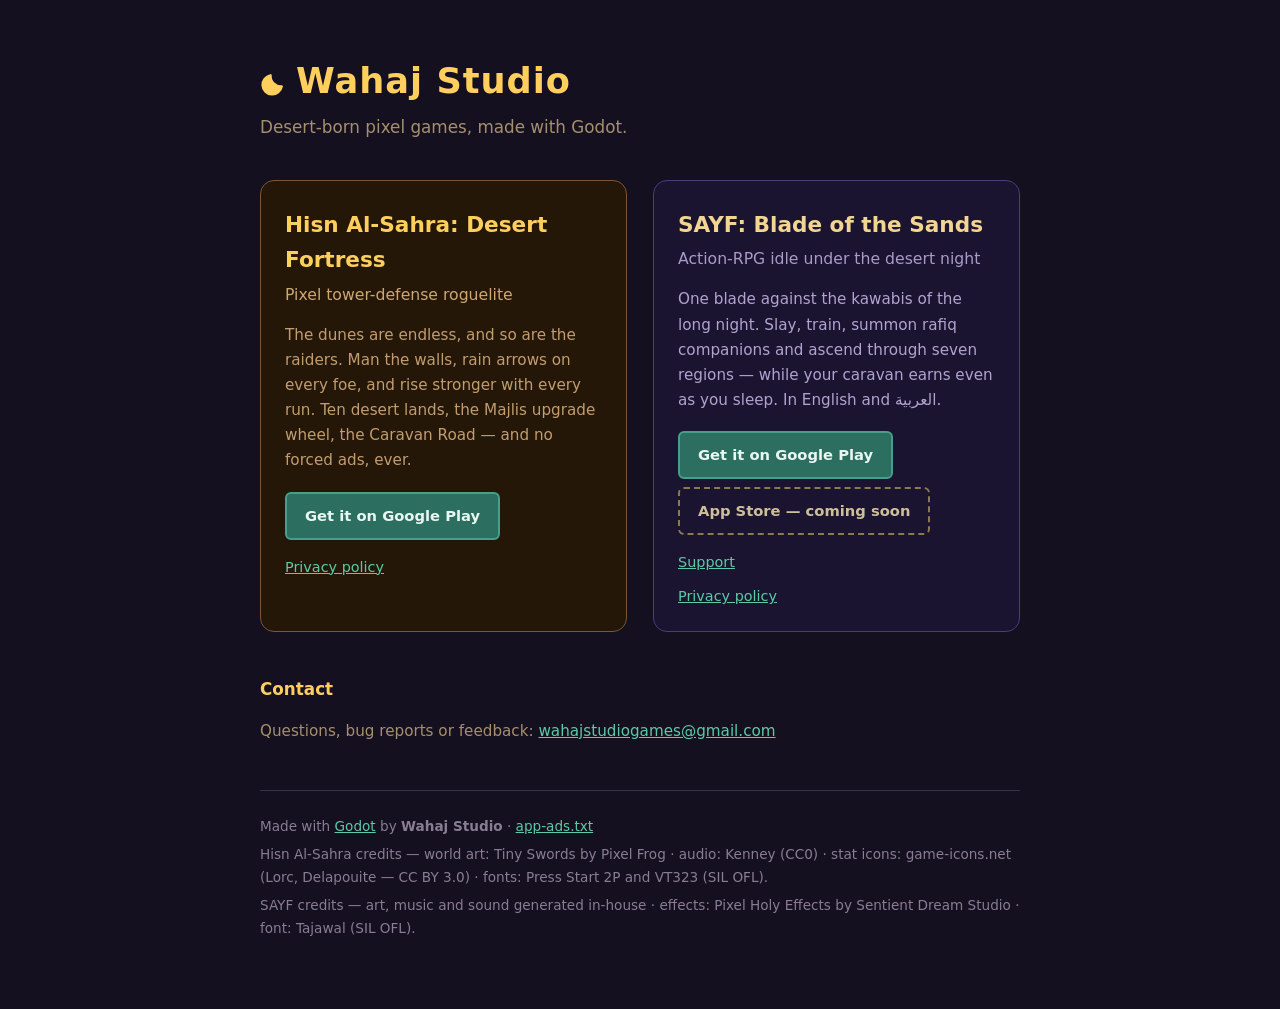
<file: index.html>
<!DOCTYPE html>
<html lang="en">
<head>
<meta charset="utf-8">
<meta name="viewport" content="width=device-width, initial-scale=1">
<title>Wahaj Studio</title>
<meta name="description" content="Wahaj Studio — desert-born pixel games made with Godot: Hisn Al-Sahra and SAYF: Blade of the Sands.">
<style>
  :root { color-scheme: dark; }
  body { margin:0; background:#14101f; color:#d9c7a6;
         font-family: system-ui,-apple-system,"Segoe UI",Roboto,sans-serif;
         line-height:1.65; }
  .wrap { max-width:760px; margin:0 auto; padding:52px 22px 64px; }

  header h1 { font-size:2.2rem; margin:0 0 4px; color:#ffcf5e; letter-spacing:1px; }
  header .tag { color:#a68f6d; font-size:1.05rem; margin:0 0 8px; }
  .crescent { display:inline-block; vertical-align:-4px; margin-right:10px; }

  .games { display:grid; gap:26px; margin-top:38px; }
  @media (min-width:640px) { .games { grid-template-columns:1fr 1fr; } }

  .card { border-radius:14px; padding:26px 24px 22px; border:1px solid; }
  .card h2 { margin:0 0 4px; font-size:1.35rem; }
  .card .sub { font-size:.98rem; margin:0 0 14px; }
  .card p { font-size:.95rem; }
  .card .links { margin-top:16px; }

  .hisn { background:#241708; border-color:#7a5634; }
  .hisn h2 { color:#ffcf5e; }
  .hisn .sub { color:#d0a671; }
  .hisn p { color:#c39d6e; }

  .sayf { background:#1a1430; border-color:#4a3d78; }
  .sayf h2 { color:#f2d493; }
  .sayf .sub { color:#a99ac9; }
  .sayf p { color:#b0a3cf; }

  a { color:#5dcaa5; }
  a:hover { color:#7fe4c0; }
  .cta { display:inline-block; margin:2px 8px 6px 0; padding:10px 18px;
         color:#e9f6f1; text-decoration:none; border-radius:6px;
         font-weight:600; font-size:.92rem; border:2px solid #44a08a;
         background:#2c6e60; }
  .cta:hover { background:#38897a; color:#fff; }
  .soon { display:inline-block; margin:2px 8px 6px 0; padding:10px 18px;
          color:#cdbf9a; border-radius:6px; font-weight:600; font-size:.92rem;
          border:2px dashed #8a7a4f; background:transparent; }
  .plink { display:block; margin-top:10px; font-size:.9rem; }

  h3.about { font-size:1.05rem; margin:44px 0 8px; color:#ffcf5e; }
  .about-p { color:#a68f6d; font-size:.95rem; }

  footer { margin-top:46px; padding-top:18px; border-top:1px solid #3a3152;
           font-size:.85rem; color:#8a7c93; }
  footer p { margin:6px 0; }
</style>
</head>
<body>
<div class="wrap">
  <header>
    <h1><svg class="crescent" width="26" height="26" viewBox="0 0 24 24" aria-hidden="true"><path d="M20 13.2A8.6 8.6 0 0 1 10.8 4a1 1 0 0 0-1.4-1.1A10 10 0 1 0 21.1 14.6 1 1 0 0 0 20 13.2Z" fill="#ffcf5e"/></svg>Wahaj Studio</h1>
    <p class="tag">Desert-born pixel games, made with Godot.</p>
  </header>

  <div class="games">
    <section class="card hisn">
      <h2>Hisn Al-Sahra: Desert Fortress</h2>
      <p class="sub">Pixel tower-defense roguelite</p>
      <p>The dunes are endless, and so are the raiders. Man the walls, rain
      arrows on every foe, and rise stronger with every run. Ten desert lands,
      the Majlis upgrade wheel, the Caravan Road — and no forced ads, ever.</p>
      <div class="links">
        <a class="cta" href="https://play.google.com/store/apps/details?id=com.wahajstudio.hisnalsahra">Get it on Google Play</a>
        <a class="plink" href="privacy.html">Privacy policy</a>
      </div>
    </section>

    <section class="card sayf">
      <h2>SAYF: Blade of the Sands</h2>
      <p class="sub">Action-RPG idle under the desert night</p>
      <p>One blade against the kawabis of the long night. Slay, train, summon
      rafiq companions and ascend through seven regions — while your caravan
      earns even as you sleep. In English and العربية.</p>
      <div class="links">
        <a class="cta" href="https://play.google.com/store/apps/details?id=com.Wahajstudio.sayf">Get it on Google Play</a>
        <span class="soon">App Store — coming soon</span>
        <a class="plink" href="sayf-support.html">Support</a>
        <a class="plink" href="sayf-privacy.html">Privacy policy</a>
      </div>
    </section>
  </div>

  <h3 class="about">Contact</h3>
  <p class="about-p">Questions, bug reports or feedback:
  <a href="mailto:wahajstudiogames@gmail.com">wahajstudiogames@gmail.com</a></p>

  <footer>
    <p>Made with <a href="https://godotengine.org">Godot</a> by <strong>Wahaj Studio</strong>
    · <a href="app-ads.txt">app-ads.txt</a></p>
    <p>Hisn Al-Sahra credits — world art: Tiny Swords by Pixel Frog · audio: Kenney (CC0) ·
    stat icons: game-icons.net (Lorc, Delapouite — CC BY 3.0) ·
    fonts: Press Start 2P and VT323 (SIL OFL).</p>
    <p>SAYF credits — art, music and sound generated in-house · effects: Pixel Holy Effects by Sentient Dream Studio · font: Tajawal (SIL OFL).</p>
  </footer>
</div>
</body>
</html>
</file>
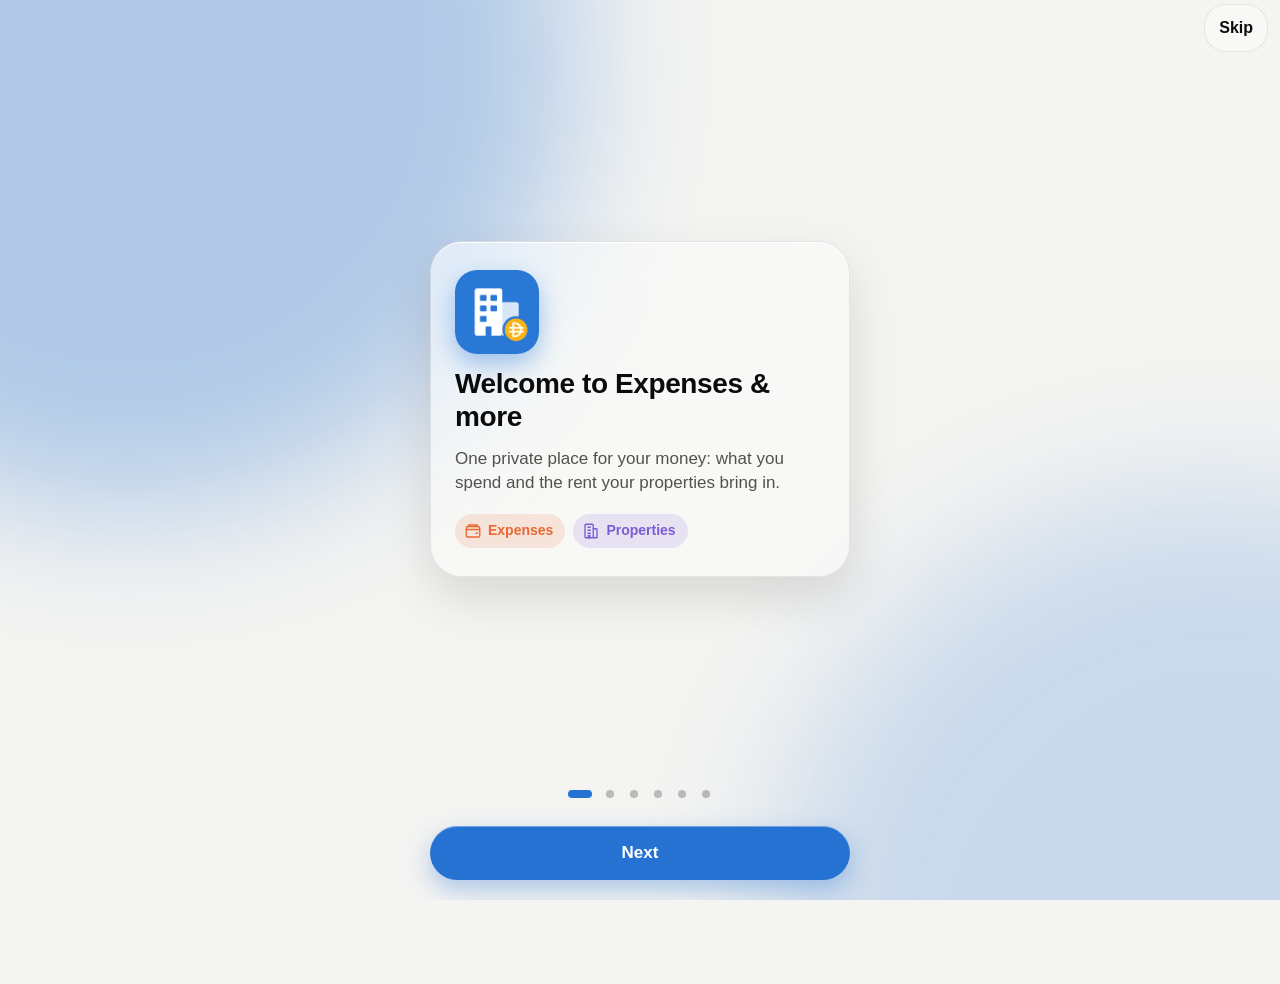
<file: expenses/index.html>
<!doctype html>
<html lang="en">
  <head>
    <meta charset="UTF-8" />
    <meta name="viewport" content="width=device-width, initial-scale=1, viewport-fit=cover" />
    <title>Expense Calculator</title>
    <meta name="description" content="Track expenses and rent cheques from your properties." />
    <meta name="apple-mobile-web-app-capable" content="yes" />
    <meta name="mobile-web-app-capable" content="yes" />
    <meta name="apple-mobile-web-app-title" content="Expenses" />
    <meta name="apple-mobile-web-app-status-bar-style" content="default" />
    <meta name="theme-color" content="#f4f4f2" media="(prefers-color-scheme: light)" />
    <meta name="theme-color" content="#0e0e0d" media="(prefers-color-scheme: dark)" />
    <link rel="icon" href="./icon.svg" type="image/svg+xml" />
    <link rel="apple-touch-icon" href="./apple-touch-icon.png" />
    <script>
      // 1.11.0: open in the last theme straight away (lib/theme.ts keeps it here), before the data has loaded.
      try {
        var theme = localStorage.getItem('expenses-theme');
        if (theme === 'desert-night' || theme === 'oasis') document.documentElement.dataset.theme = theme;
      } catch (e) {}
    </script>
    <script type="module" crossorigin src="./assets/index-o4zsPf68.js"></script>
    <link rel="stylesheet" crossorigin href="./assets/index-CIEYNIn3.css">
  <link rel="manifest" href="./manifest.webmanifest"></head>
  <body>
    <div id="root"></div>
  </body>
</html>
</file>
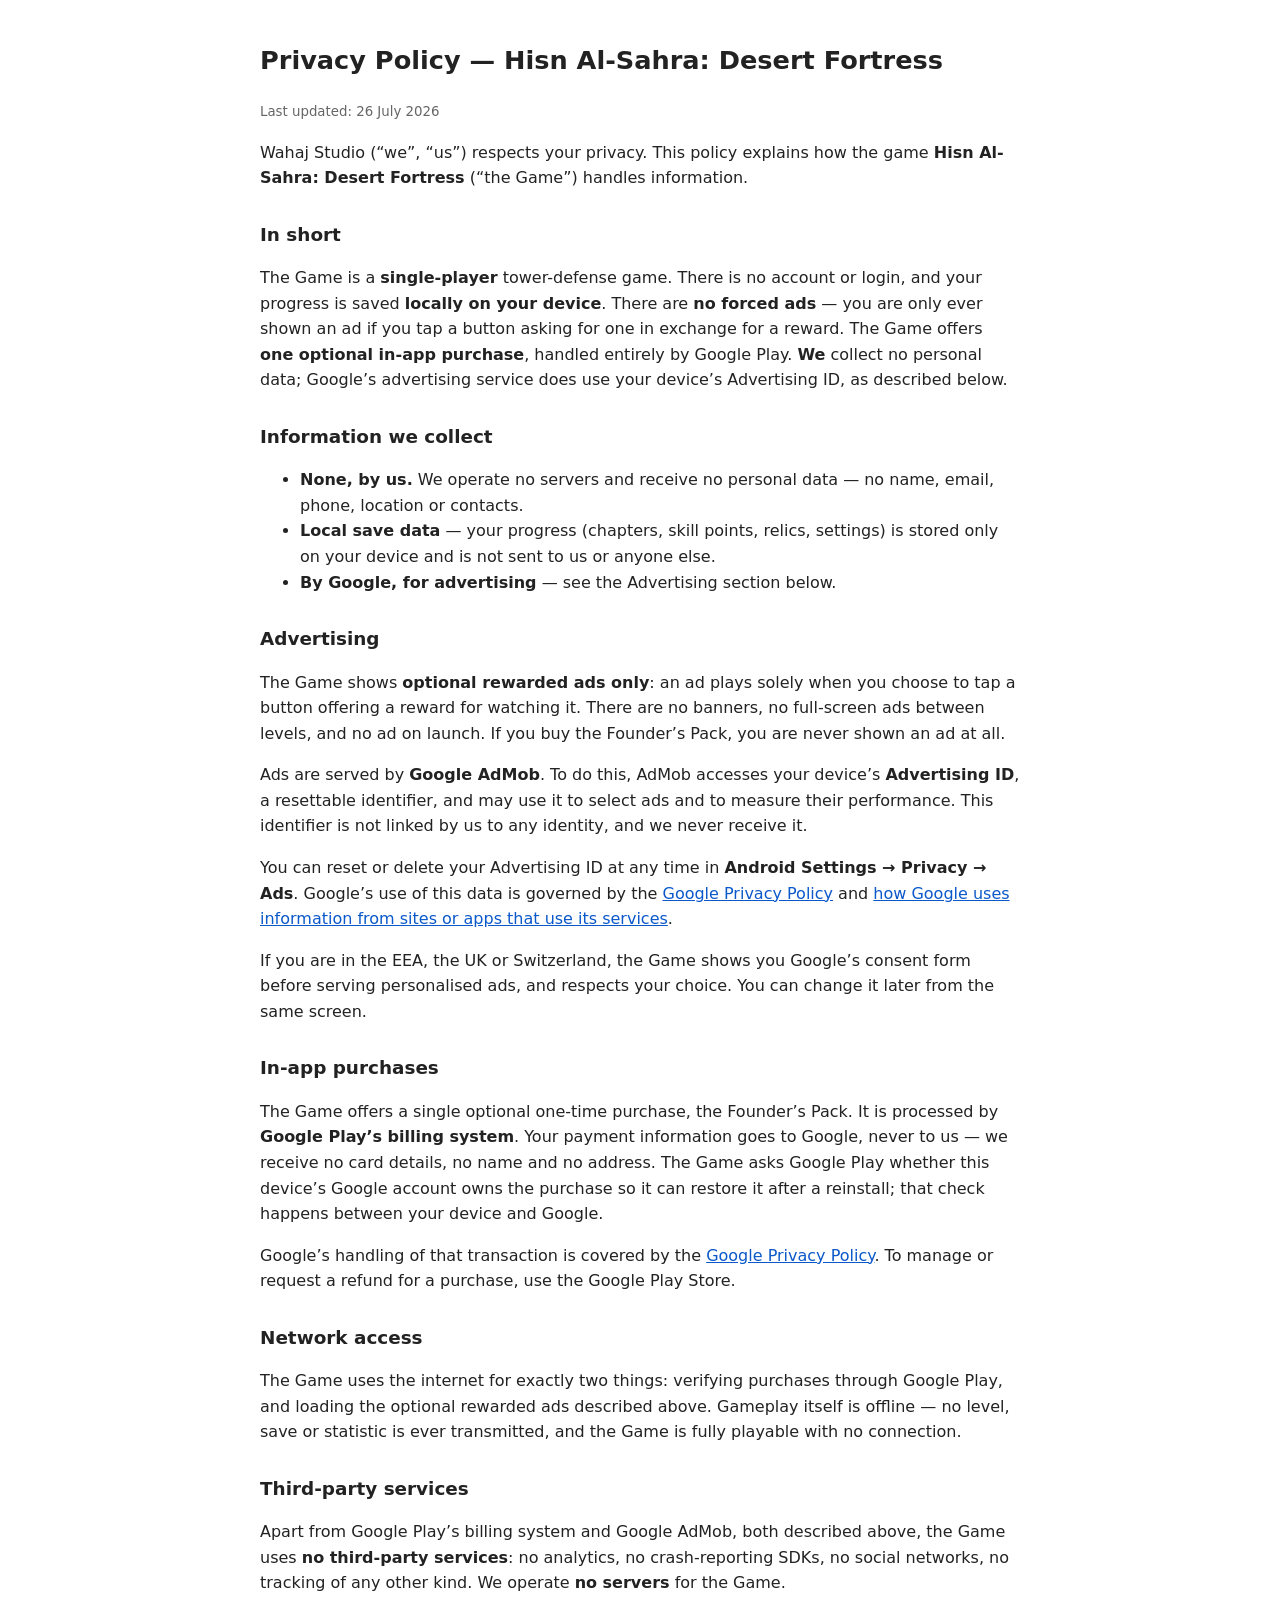
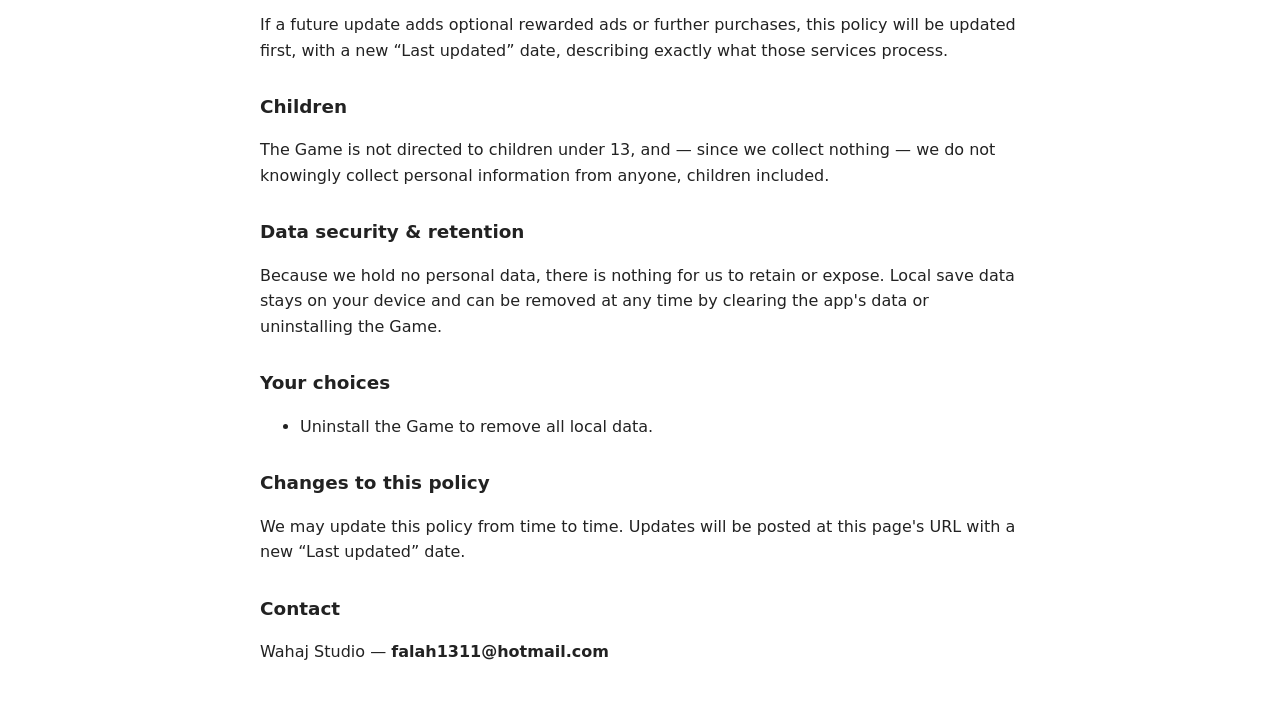
<file: privacy.html>
<!DOCTYPE html>
<html lang="en">
<head>
<meta charset="utf-8">
<meta name="viewport" content="width=device-width, initial-scale=1">
<title>Privacy Policy — Hisn Al-Sahra: Desert Fortress</title>
<style>
  body{font-family:system-ui,-apple-system,Segoe UI,Roboto,sans-serif;max-width:760px;margin:40px auto;padding:0 20px;line-height:1.6;color:#222}
  h1{font-size:1.6rem} h2{font-size:1.15rem;margin-top:1.8rem} small{color:#666}
  a{color:#0a58ca}
</style>
</head>
<body>
<h1>Privacy Policy — Hisn Al-Sahra: Desert Fortress</h1>
<p><small>Last updated: 26 July 2026</small></p>

<p>Wahaj Studio (&ldquo;we&rdquo;, &ldquo;us&rdquo;) respects your privacy. This policy explains how the game <strong>Hisn Al-Sahra: Desert Fortress</strong> (&ldquo;the Game&rdquo;) handles information.</p>

<h2>In short</h2>
<p>The Game is a <strong>single-player</strong> tower-defense game. There is no account or login, and your progress is saved <strong>locally on your device</strong>. There are <strong>no forced ads</strong> — you are only ever shown an ad if you tap a button asking for one in exchange for a reward. The Game offers <strong>one optional in-app purchase</strong>, handled entirely by Google Play. <strong>We</strong> collect no personal data; Google&rsquo;s advertising service does use your device&rsquo;s Advertising ID, as described below.</p>

<h2>Information we collect</h2>
<ul>
<li><strong>None, by us.</strong> We operate no servers and receive no personal data — no name, email, phone, location or contacts.</li>
<li><strong>Local save data</strong> — your progress (chapters, skill points, relics, settings) is stored only on your device and is not sent to us or anyone else.</li>
<li><strong>By Google, for advertising</strong> — see the Advertising section below.</li>
</ul>

<h2>Advertising</h2>
<p>The Game shows <strong>optional rewarded ads only</strong>: an ad plays solely when you choose to tap a button offering a reward for watching it. There are no banners, no full-screen ads between levels, and no ad on launch. If you buy the Founder&rsquo;s Pack, you are never shown an ad at all.</p>
<p>Ads are served by <strong>Google AdMob</strong>. To do this, AdMob accesses your device&rsquo;s <strong>Advertising ID</strong>, a resettable identifier, and may use it to select ads and to measure their performance. This identifier is not linked by us to any identity, and we never receive it.</p>
<p>You can reset or delete your Advertising ID at any time in <strong>Android Settings → Privacy → Ads</strong>. Google&rsquo;s use of this data is governed by the <a href="https://policies.google.com/privacy">Google Privacy Policy</a> and <a href="https://policies.google.com/technologies/partner-sites">how Google uses information from sites or apps that use its services</a>.</p>
<p>If you are in the EEA, the UK or Switzerland, the Game shows you Google&rsquo;s consent form before serving personalised ads, and respects your choice. You can change it later from the same screen.</p>

<h2>In-app purchases</h2>
<p>The Game offers a single optional one-time purchase, the Founder&rsquo;s Pack. It is processed by <strong>Google Play&rsquo;s billing system</strong>. Your payment information goes to Google, never to us — we receive no card details, no name and no address. The Game asks Google Play whether this device&rsquo;s Google account owns the purchase so it can restore it after a reinstall; that check happens between your device and Google.</p>
<p>Google&rsquo;s handling of that transaction is covered by the <a href="https://policies.google.com/privacy">Google Privacy Policy</a>. To manage or request a refund for a purchase, use the Google Play Store.</p>

<h2>Network access</h2>
<p>The Game uses the internet for exactly two things: verifying purchases through Google Play, and loading the optional rewarded ads described above. Gameplay itself is offline — no level, save or statistic is ever transmitted, and the Game is fully playable with no connection.</p>

<h2>Third-party services</h2>
<p>Apart from Google Play&rsquo;s billing system and Google AdMob, both described above, the Game uses <strong>no third-party services</strong>: no analytics, no crash-reporting SDKs, no social networks, no tracking of any other kind. We operate <strong>no servers</strong> for the Game.</p>
<p>If a future update adds optional rewarded ads or further purchases, this policy will be updated first, with a new &ldquo;Last updated&rdquo; date, describing exactly what those services process.</p>

<h2>Children</h2>
<p>The Game is not directed to children under 13, and — since we collect nothing — we do not knowingly collect personal information from anyone, children included.</p>

<h2>Data security &amp; retention</h2>
<p>Because we hold no personal data, there is nothing for us to retain or expose. Local save data stays on your device and can be removed at any time by clearing the app's data or uninstalling the Game.</p>

<h2>Your choices</h2>
<ul>
<li>Uninstall the Game to remove all local data.</li>
</ul>

<h2>Changes to this policy</h2>
<p>We may update this policy from time to time. Updates will be posted at this page's URL with a new &ldquo;Last updated&rdquo; date.</p>

<h2>Contact</h2>
<p>Wahaj Studio — <strong>falah1311@hotmail.com</strong></p>
</body>
</html>
</file>
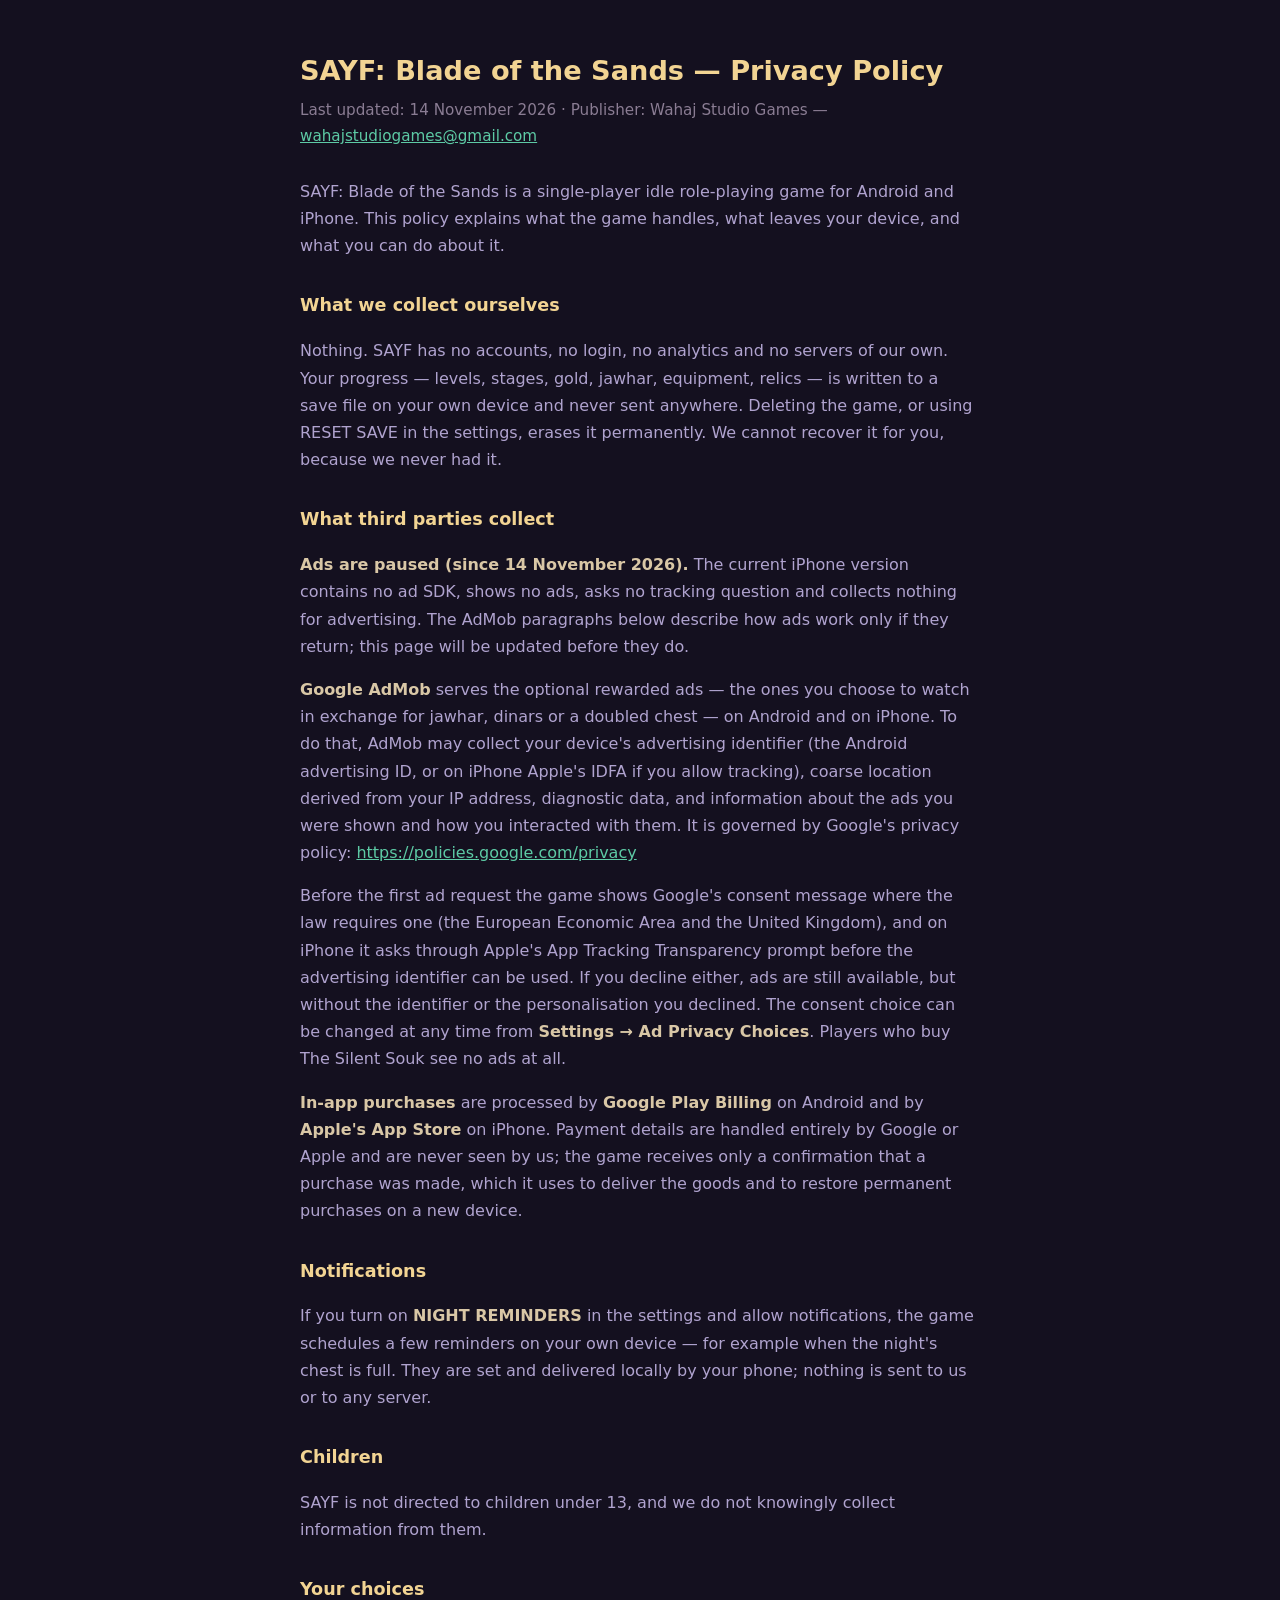
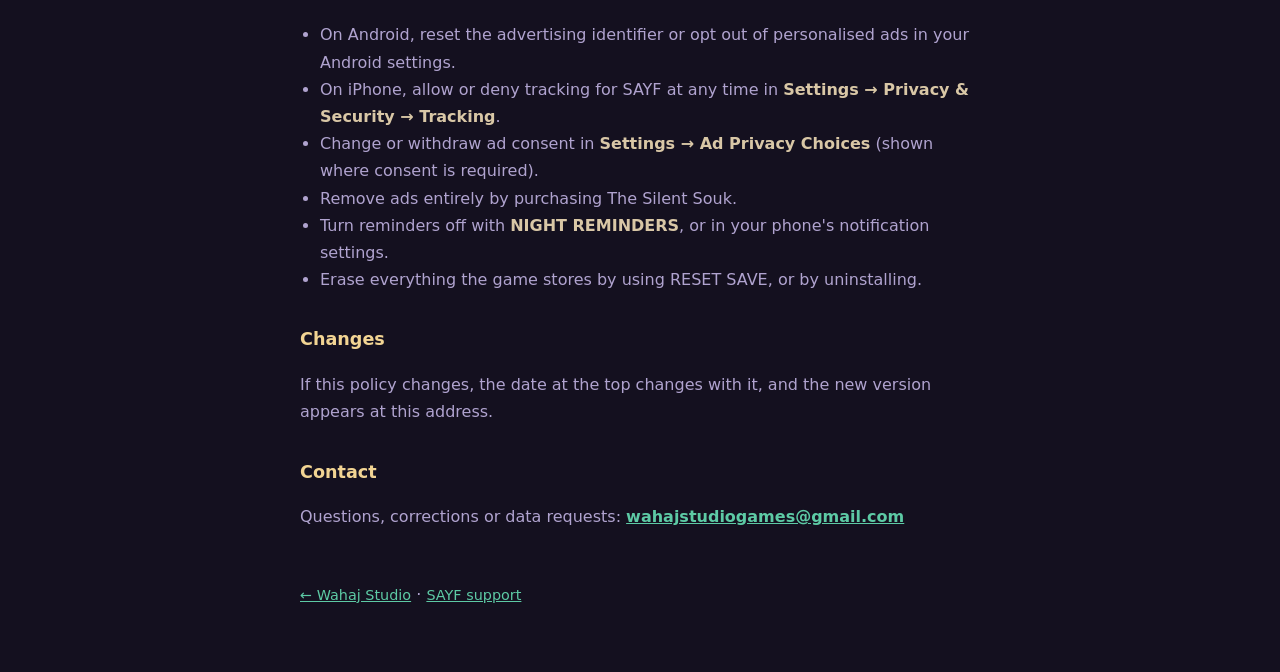
<file: sayf-privacy.html>
<!DOCTYPE html>
<html lang="en">
<head>
<meta charset="utf-8">
<meta name="viewport" content="width=device-width, initial-scale=1">
<title>Privacy Policy — SAYF: Blade of the Sands</title>
<meta name="description" content="Privacy policy for SAYF: Blade of the Sands by Wahaj Studio.">
<style>
  :root { color-scheme: dark; }
  body { margin:0; background:#14101f; color:#b0a3cf;
         font-family: system-ui,-apple-system,"Segoe UI",Roboto,sans-serif;
         line-height:1.7; }
  .wrap { max-width:680px; margin:0 auto; padding:48px 22px 64px; }
  h1 { font-size:1.7rem; margin:0 0 4px; color:#f2d493; }
  .meta { color:#8a7c93; font-size:.95rem; margin:0 0 28px; }
  h2 { font-size:1.1rem; margin:32px 0 8px; color:#f2d493; }
  a { color:#5dcaa5; }
  a:hover { color:#7fe4c0; }
  ul { padding-left:20px; }
  strong { color:#d9c7a6; }
  .back { display:inline-block; margin-top:36px; font-size:.9rem; }
</style>
</head>
<body>
<div class="wrap">
  <h1>SAYF: Blade of the Sands — Privacy Policy</h1>

  <p class="meta">Last updated: 14 November 2026 · Publisher: Wahaj Studio Games —
  <a href="mailto:wahajstudiogames@gmail.com">wahajstudiogames@gmail.com</a></p>

  <p>SAYF: Blade of the Sands is a single-player idle role-playing game for Android and iPhone. This policy explains what the game handles, what leaves your device, and what you can do about it.</p>

  <h2>What we collect ourselves</h2>

  <p>Nothing. SAYF has no accounts, no login, no analytics and no servers of our own. Your progress — levels, stages, gold, jawhar, equipment, relics — is written to a save file on your own device and never sent anywhere. Deleting the game, or using RESET SAVE in the settings, erases it permanently. We cannot recover it for you, because we never had it.</p>

  <h2>What third parties collect</h2>

  <p><strong>Ads are paused (since 14 November 2026).</strong> The current iPhone version contains no ad SDK, shows no ads, asks no tracking question and collects nothing for advertising. The AdMob paragraphs below describe how ads work only if they return; this page will be updated before they do.</p>

  <p><strong>Google AdMob</strong> serves the optional rewarded ads — the ones you choose to watch in exchange for jawhar, dinars or a doubled chest — on Android and on iPhone. To do that, AdMob may collect your device's advertising identifier (the Android advertising ID, or on iPhone Apple's IDFA if you allow tracking), coarse location derived from your IP address, diagnostic data, and information about the ads you were shown and how you interacted with them. It is governed by Google's privacy policy: <a href="https://policies.google.com/privacy">https://policies.google.com/privacy</a></p>

  <p>Before the first ad request the game shows Google's consent message where the law requires one (the European Economic Area and the United Kingdom), and on iPhone it asks through Apple's App Tracking Transparency prompt before the advertising identifier can be used. If you decline either, ads are still available, but without the identifier or the personalisation you declined. The consent choice can be changed at any time from <strong>Settings → Ad Privacy Choices</strong>. Players who buy The Silent Souk see no ads at all.</p>

  <p><strong>In-app purchases</strong> are processed by <strong>Google Play Billing</strong> on Android and by <strong>Apple's App Store</strong> on iPhone. Payment details are handled entirely by Google or Apple and are never seen by us; the game receives only a confirmation that a purchase was made, which it uses to deliver the goods and to restore permanent purchases on a new device.</p>

  <h2>Notifications</h2>

  <p>If you turn on <strong>NIGHT REMINDERS</strong> in the settings and allow notifications, the game schedules a few reminders on your own device — for example when the night's chest is full. They are set and delivered locally by your phone; nothing is sent to us or to any server.</p>

  <h2>Children</h2>

  <p>SAYF is not directed to children under 13, and we do not knowingly collect information from them.</p>

  <h2>Your choices</h2>

  <ul>
    <li>On Android, reset the advertising identifier or opt out of personalised ads in your Android settings.</li>
    <li>On iPhone, allow or deny tracking for SAYF at any time in <strong>Settings → Privacy &amp; Security → Tracking</strong>.</li>
    <li>Change or withdraw ad consent in <strong>Settings → Ad Privacy Choices</strong> (shown where consent is required).</li>
    <li>Remove ads entirely by purchasing The Silent Souk.</li>
    <li>Turn reminders off with <strong>NIGHT REMINDERS</strong>, or in your phone's notification settings.</li>
    <li>Erase everything the game stores by using RESET SAVE, or by uninstalling.</li>
  </ul>

  <h2>Changes</h2>

  <p>If this policy changes, the date at the top changes with it, and the new version appears at this address.</p>

  <h2>Contact</h2>

  <p>Questions, corrections or data requests: <strong><a href="mailto:wahajstudiogames@gmail.com">wahajstudiogames@gmail.com</a></strong></p>

  <a class="back" href="./">← Wahaj Studio</a> · <a class="back" href="sayf-support.html">SAYF support</a>
</div>
</body>
</html>
</file>
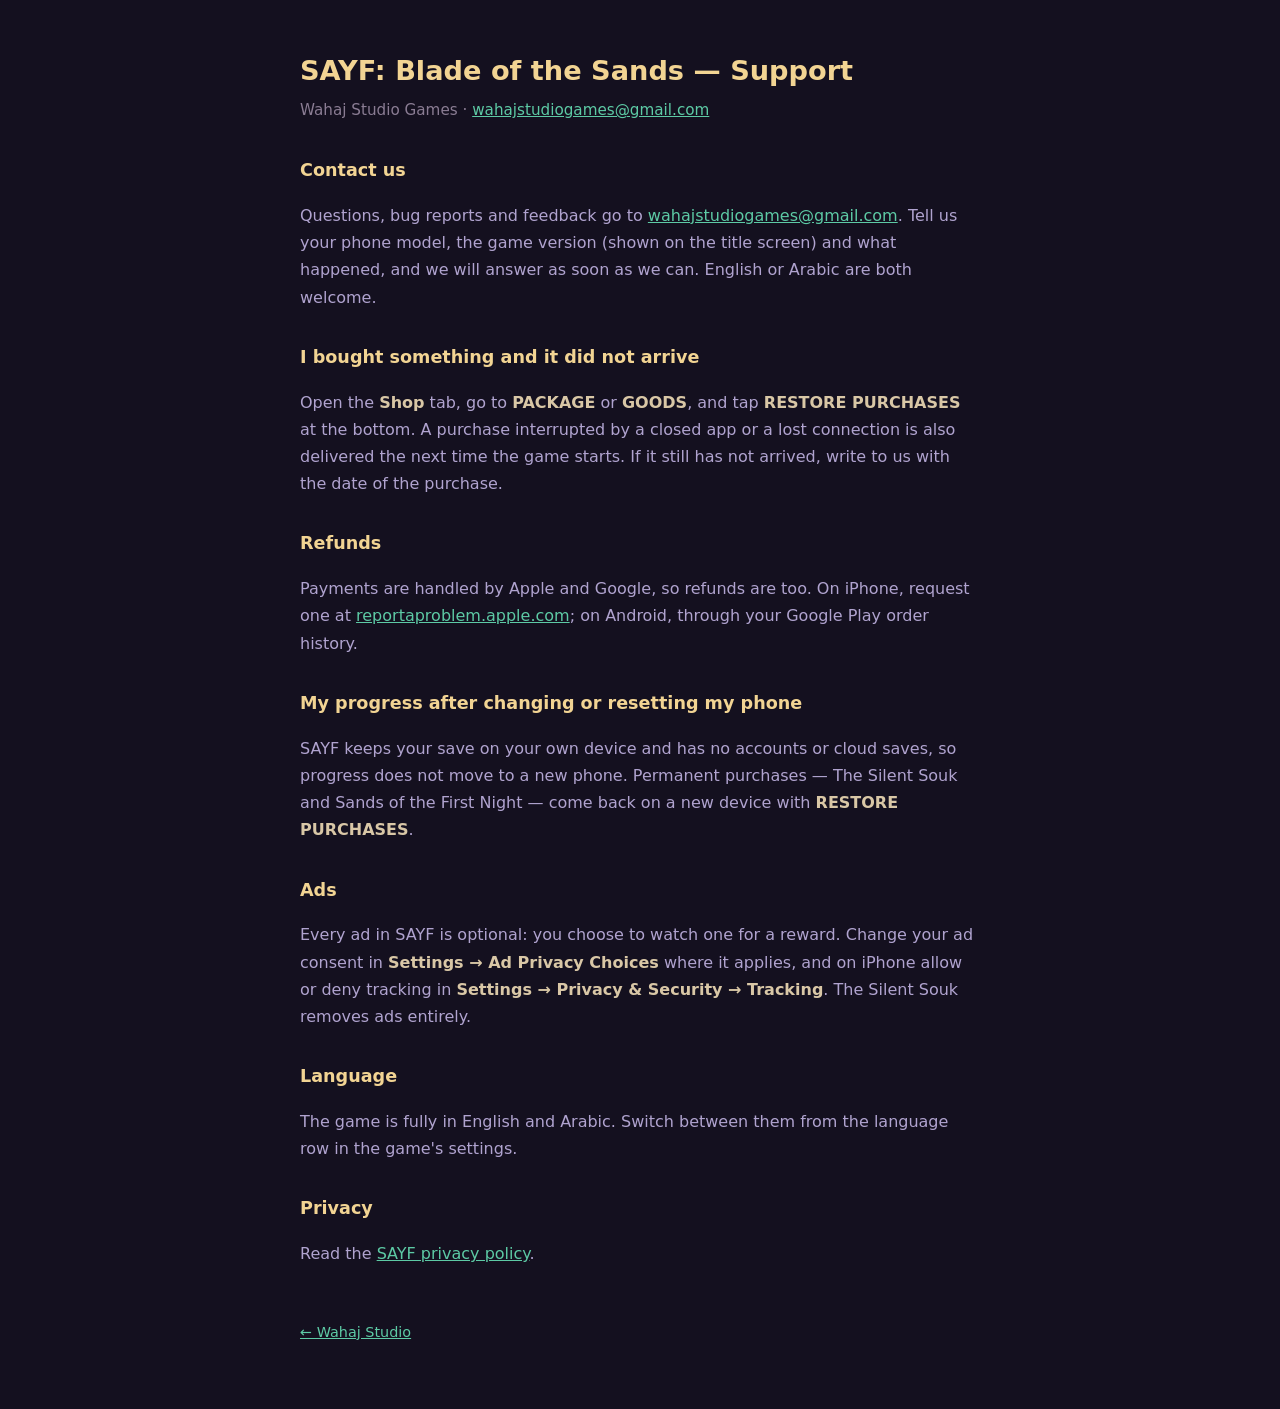
<file: sayf-support.html>
<!DOCTYPE html>
<html lang="en">
<head>
<meta charset="utf-8">
<meta name="viewport" content="width=device-width, initial-scale=1">
<title>Support — SAYF: Blade of the Sands</title>
<meta name="description" content="Help, contact and common questions for SAYF: Blade of the Sands by Wahaj Studio.">
<style>
  :root { color-scheme: dark; }
  body { margin:0; background:#14101f; color:#b0a3cf;
         font-family: system-ui,-apple-system,"Segoe UI",Roboto,sans-serif;
         line-height:1.7; }
  .wrap { max-width:680px; margin:0 auto; padding:48px 22px 64px; }
  h1 { font-size:1.7rem; margin:0 0 4px; color:#f2d493; }
  .meta { color:#8a7c93; font-size:.95rem; margin:0 0 28px; }
  h2 { font-size:1.1rem; margin:32px 0 8px; color:#f2d493; }
  a { color:#5dcaa5; }
  a:hover { color:#7fe4c0; }
  ul { padding-left:20px; }
  strong { color:#d9c7a6; }
  .back { display:inline-block; margin-top:36px; font-size:.9rem; }
</style>
</head>
<body>
<div class="wrap">
  <h1>SAYF: Blade of the Sands — Support</h1>
  <p class="meta">Wahaj Studio Games ·
  <a href="mailto:wahajstudiogames@gmail.com">wahajstudiogames@gmail.com</a></p>

  <h2>Contact us</h2>
  <p>Questions, bug reports and feedback go to
  <a href="mailto:wahajstudiogames@gmail.com?subject=SAYF%20support">wahajstudiogames@gmail.com</a>.
  Tell us your phone model, the game version (shown on the title screen) and
  what happened, and we will answer as soon as we can. English or Arabic are
  both welcome.</p>

  <h2>I bought something and it did not arrive</h2>
  <p>Open the <strong>Shop</strong> tab, go to <strong>PACKAGE</strong> or
  <strong>GOODS</strong>, and tap <strong>RESTORE PURCHASES</strong> at the
  bottom. A purchase interrupted by a closed app or a lost connection is also
  delivered the next time the game starts. If it still has not arrived, write
  to us with the date of the purchase.</p>

  <h2>Refunds</h2>
  <p>Payments are handled by Apple and Google, so refunds are too. On iPhone,
  request one at <a href="https://reportaproblem.apple.com">reportaproblem.apple.com</a>;
  on Android, through your Google Play order history.</p>

  <h2>My progress after changing or resetting my phone</h2>
  <p>SAYF keeps your save on your own device and has no accounts or cloud
  saves, so progress does not move to a new phone. Permanent purchases — The
  Silent Souk and Sands of the First Night — come back on a new device with
  <strong>RESTORE PURCHASES</strong>.</p>

  <h2>Ads</h2>
  <p>Every ad in SAYF is optional: you choose to watch one for a reward.
  Change your ad consent in <strong>Settings → Ad Privacy Choices</strong>
  where it applies, and on iPhone allow or deny tracking in
  <strong>Settings → Privacy &amp; Security → Tracking</strong>. The Silent
  Souk removes ads entirely.</p>

  <h2>Language</h2>
  <p>The game is fully in English and Arabic. Switch between them from the
  language row in the game's settings.</p>

  <h2>Privacy</h2>
  <p>Read the <a href="sayf-privacy.html">SAYF privacy policy</a>.</p>

  <a class="back" href="./">← Wahaj Studio</a>
</div>
</body>
</html>
</file>
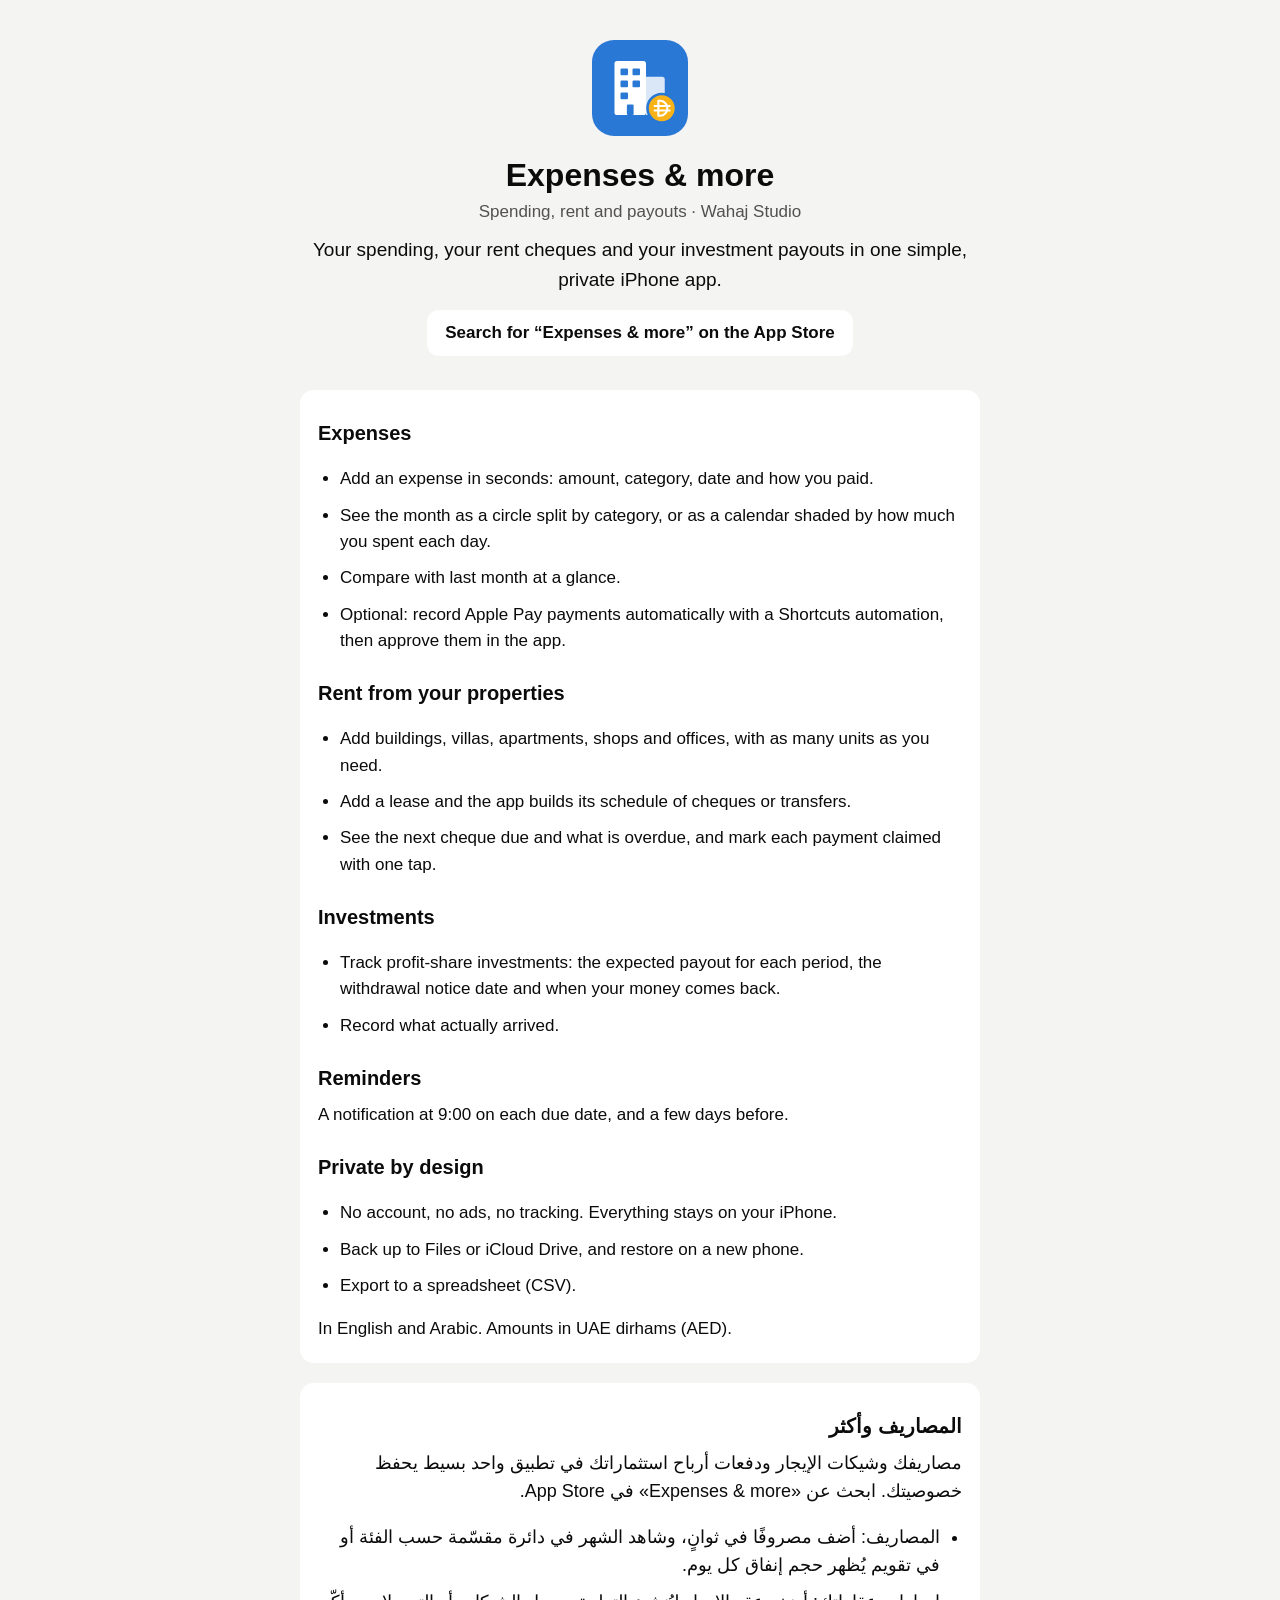
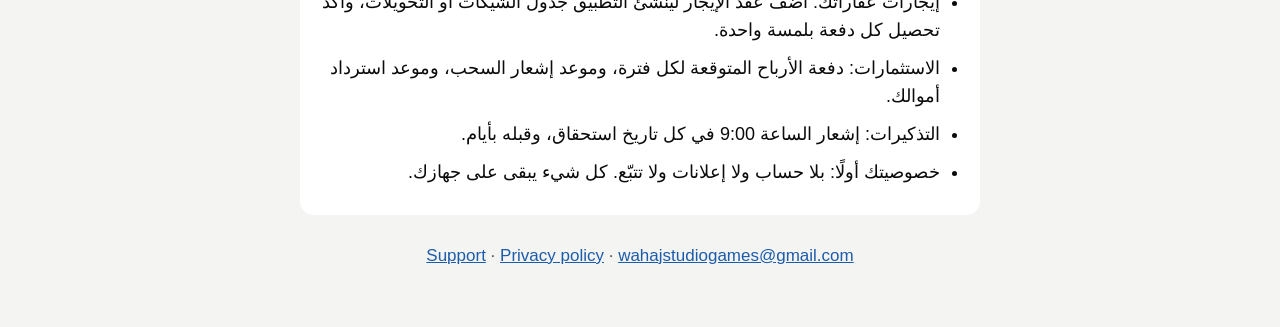
<file: expenses/about.html>
<!doctype html>
<html lang="en">
<head>
<meta charset="utf-8">
<meta name="viewport" content="width=device-width, initial-scale=1">
<title>Expenses &amp; more</title>
<meta name="description" content="Your spending, rent cheques and investment payouts in one private iPhone app. No account and no ads.">
<link rel="icon" href="icon.svg" type="image/svg+xml">
<link rel="apple-touch-icon" href="apple-touch-icon.png">
<style>
  :root { color-scheme: light dark; --bg: #f4f4f2; --card: #ffffff; --text: #0b0b0b; --muted: #52514e; --accent: #1c5cab; }
  @media (prefers-color-scheme: dark) { :root { --bg: #0e0e0d; --card: #1a1a19; --text: #ffffff; --muted: #c3c2b7; --accent: #86b6ef; } }
  body { margin: 0; background: var(--bg); color: var(--text); font: 17px/1.55 -apple-system, BlinkMacSystemFont, 'Segoe UI', sans-serif; }
  main { max-width: 680px; margin: 0 auto; padding: 32px 16px 48px; }
  header { text-align: center; padding: 8px 0 4px; }
  header img { width: 96px; height: 96px; border-radius: 22px; }
  h1 { font-size: 32px; line-height: 1.2; margin: 12px 0 4px; }
  h2 { font-size: 20px; margin: 24px 0 8px; }
  p, li { margin: 0 0 10px; }
  ul { padding-inline-start: 22px; }
  .muted { color: var(--muted); }
  .lead { font-size: 19px; margin: 8px 0 0; }
  .get { display: inline-block; margin-top: 16px; padding: 10px 18px; border-radius: 12px; background: var(--card); font-weight: 600; }
  section { background: var(--card); border-radius: 14px; padding: 4px 18px 10px; margin-top: 20px; }
  footer { text-align: center; margin-top: 28px; }
  a { color: var(--accent); }
  [dir='rtl'] { font-size: 18px; }
  .name { white-space: nowrap; }
</style>
</head>
<body>
<main>
  <header>
    <img src="icon.svg" alt="">
    <h1>Expenses &amp; more</h1>
    <p class="muted">Spending, rent and payouts · Wahaj Studio</p>
    <p class="lead">Your spending, your rent cheques and your investment payouts in one simple, private iPhone app.</p>
    <p class="get">Search for “Expenses &amp; more” on the App Store</p>
  </header>

  <section>
    <h2>Expenses</h2>
    <ul>
      <li>Add an expense in seconds: amount, category, date and how you paid.</li>
      <li>See the month as a circle split by category, or as a calendar shaded by how much you spent each day.</li>
      <li>Compare with last month at a glance.</li>
      <li>Optional: record Apple Pay payments automatically with a Shortcuts automation, then approve them in the app.</li>
    </ul>

    <h2>Rent from your properties</h2>
    <ul>
      <li>Add buildings, villas, apartments, shops and offices, with as many units as you need.</li>
      <li>Add a lease and the app builds its schedule of cheques or transfers.</li>
      <li>See the next cheque due and what is overdue, and mark each payment claimed with one tap.</li>
    </ul>

    <h2>Investments</h2>
    <ul>
      <li>Track profit-share investments: the expected payout for each period, the withdrawal notice date and when your money comes back.</li>
      <li>Record what actually arrived.</li>
    </ul>

    <h2>Reminders</h2>
    <p>A notification at 9:00 on each due date, and a few days before.</p>

    <h2>Private by design</h2>
    <ul>
      <li>No account, no ads, no tracking. Everything stays on your iPhone.</li>
      <li>Back up to Files or iCloud Drive, and restore on a new phone.</li>
      <li>Export to a spreadsheet (CSV).</li>
    </ul>
    <p>In English and Arabic. Amounts in UAE dirhams (AED).</p>
  </section>

  <section dir="rtl" lang="ar">
    <h2>المصاريف وأكثر</h2>
    <p>مصاريفك وشيكات الإيجار ودفعات أرباح استثماراتك في تطبيق واحد بسيط يحفظ خصوصيتك. ابحث عن «<bdi dir="ltr" class="name">Expenses &amp; more</bdi>» في App Store.</p>
    <ul>
      <li>المصاريف: أضف مصروفًا في ثوانٍ، وشاهد الشهر في دائرة مقسّمة حسب الفئة أو في تقويم يُظهر حجم إنفاق كل يوم.</li>
      <li>إيجارات عقاراتك: أضف عقد الإيجار ليُنشئ التطبيق جدول الشيكات أو التحويلات، وأكّد تحصيل كل دفعة بلمسة واحدة.</li>
      <li>الاستثمارات: دفعة الأرباح المتوقعة لكل فترة، وموعد إشعار السحب، وموعد استرداد أموالك.</li>
      <li>التذكيرات: إشعار الساعة 9:00 في كل تاريخ استحقاق، وقبله بأيام.</li>
      <li>خصوصيتك أولًا: بلا حساب ولا إعلانات ولا تتبّع. كل شيء يبقى على جهازك.</li>
    </ul>
  </section>

  <footer class="muted">
    <p><a href="support.html">Support</a> · <a href="privacy.html">Privacy policy</a> · <a href="mailto:wahajstudiogames@gmail.com">wahajstudiogames@gmail.com</a></p>
  </footer>
</main>
</body>
</html>
</file>
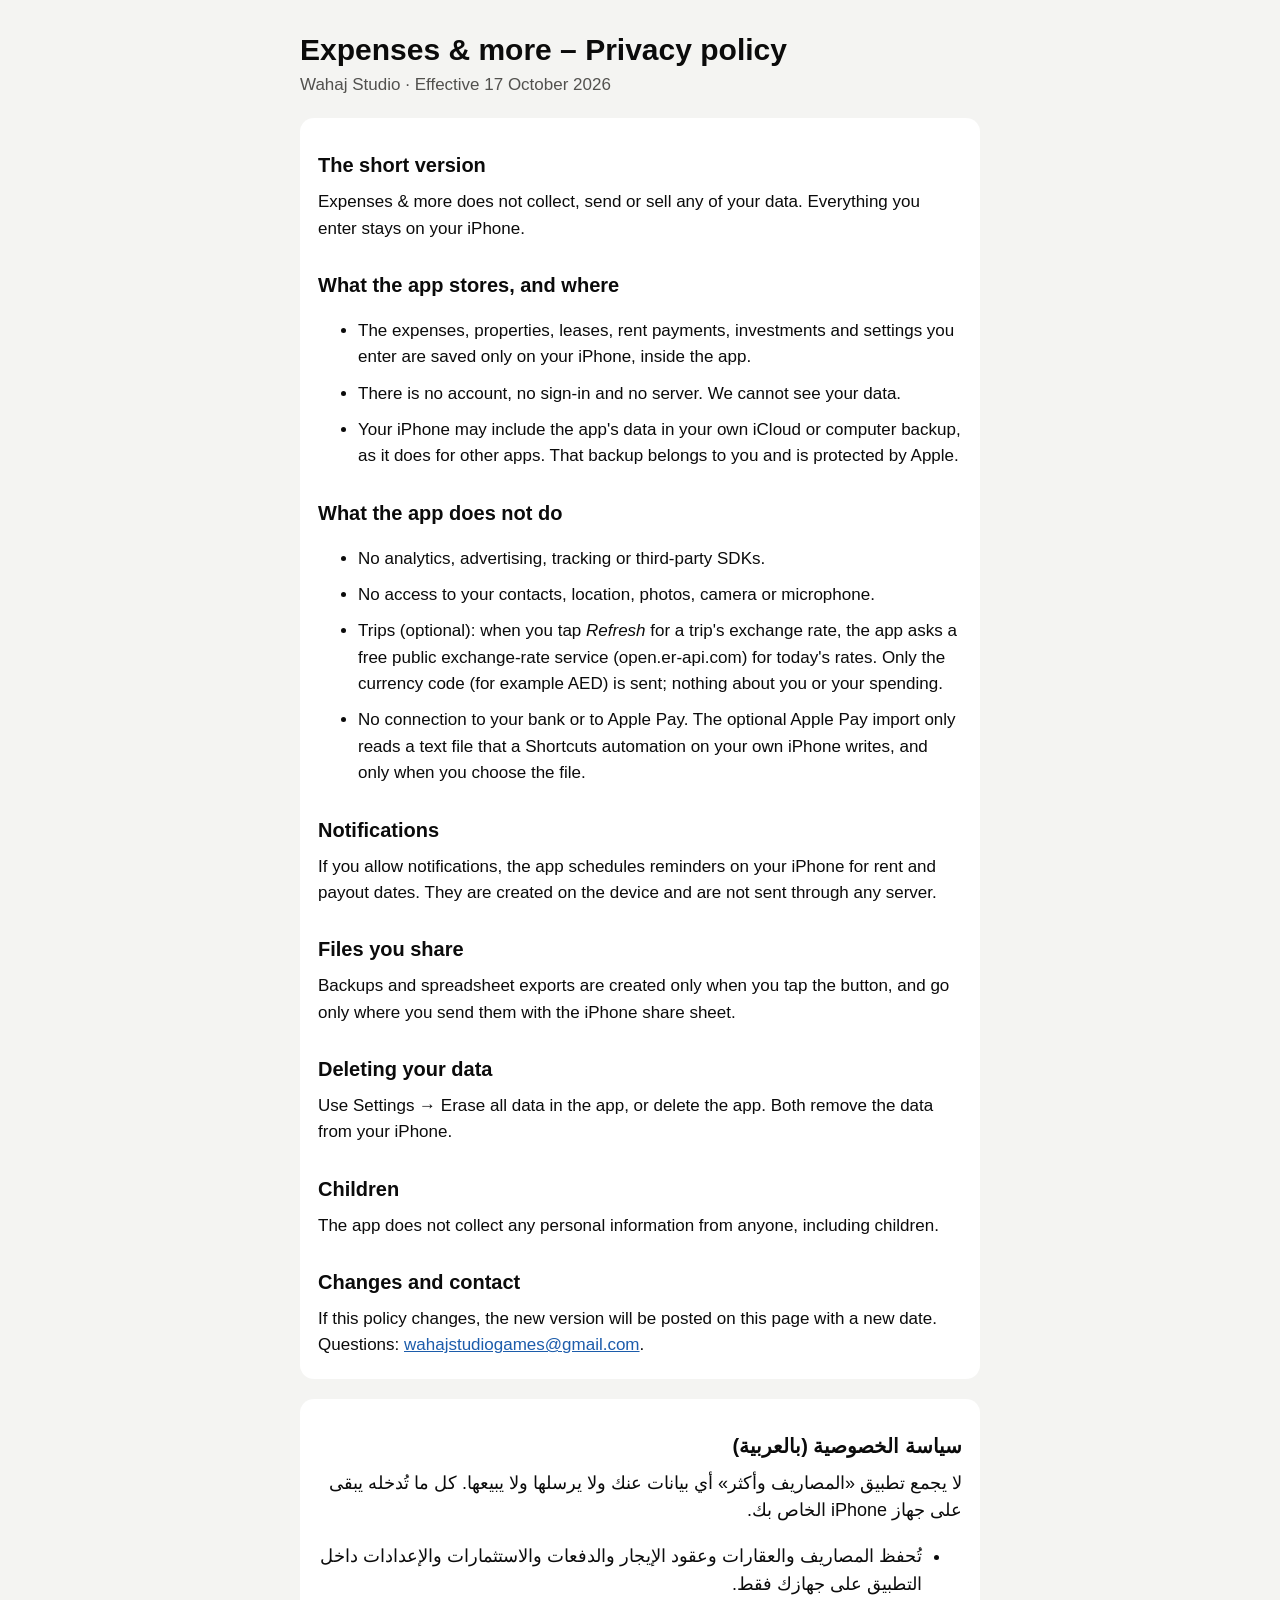
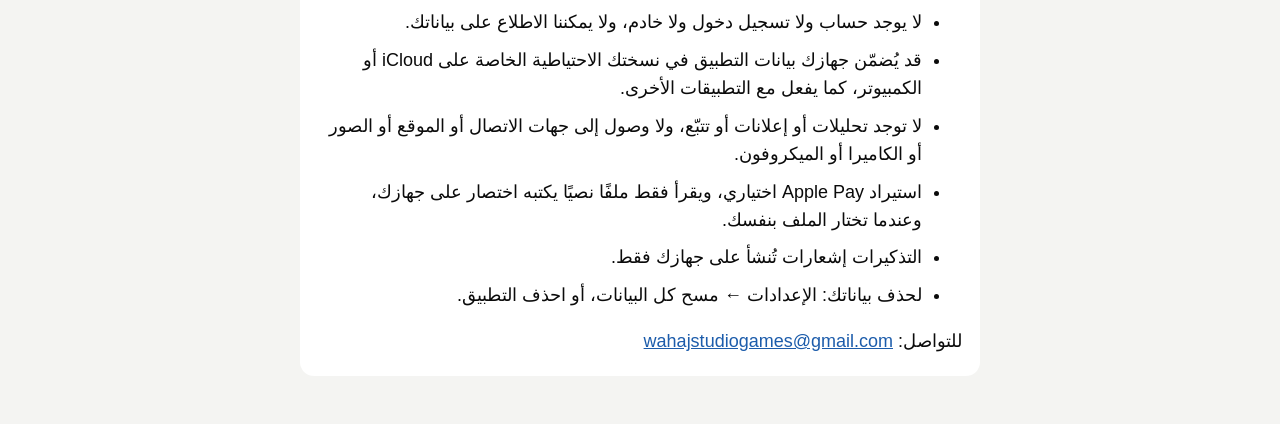
<file: expenses/privacy.html>
<!doctype html>
<html lang="en">
<head>
<meta charset="utf-8">
<meta name="viewport" content="width=device-width, initial-scale=1">
<title>Expenses &amp; more – Privacy policy</title>
<meta name="description" content="Privacy policy for the Expenses &amp; more app by Wahaj Studio: your data stays on your iPhone.">
<style>
  :root { color-scheme: light dark; --bg: #f4f4f2; --card: #ffffff; --text: #0b0b0b; --muted: #52514e; --accent: #1c5cab; }
  @media (prefers-color-scheme: dark) { :root { --bg: #0e0e0d; --card: #1a1a19; --text: #ffffff; --muted: #c3c2b7; --accent: #86b6ef; } }
  body { margin: 0; background: var(--bg); color: var(--text); font: 17px/1.55 -apple-system, BlinkMacSystemFont, 'Segoe UI', sans-serif; }
  main { max-width: 680px; margin: 0 auto; padding: 32px 16px 48px; }
  h1 { font-size: 30px; line-height: 1.2; margin: 0 0 4px; }
  h2 { font-size: 20px; margin: 28px 0 8px; }
  p, li { margin: 0 0 10px; }
  .muted { color: var(--muted); }
  section { background: var(--card); border-radius: 14px; padding: 4px 18px 10px; margin-top: 20px; }
  a { color: var(--accent); }
  [dir='rtl'] { font-size: 18px; }
</style>
</head>
<body>
<main>
  <h1>Expenses &amp; more – Privacy policy</h1>
  <p class="muted">Wahaj Studio · Effective 17 October 2026</p>

  <section>
    <h2>The short version</h2>
    <p>Expenses &amp; more does not collect, send or sell any of your data. Everything you enter stays on your iPhone.</p>

    <h2>What the app stores, and where</h2>
    <ul>
      <li>The expenses, properties, leases, rent payments, investments and settings you enter are saved only on your iPhone, inside the app.</li>
      <li>There is no account, no sign-in and no server. We cannot see your data.</li>
      <li>Your iPhone may include the app's data in your own iCloud or computer backup, as it does for other apps. That backup belongs to you and is protected by Apple.</li>
    </ul>

    <h2>What the app does not do</h2>
    <ul>
      <li>No analytics, advertising, tracking or third-party SDKs.</li>
      <li>No access to your contacts, location, photos, camera or microphone.</li>
      <li>Trips (optional): when you tap <em>Refresh</em> for a trip's exchange rate, the app asks a free public exchange-rate service (open.er-api.com) for today's rates. Only the currency code (for example AED) is sent; nothing about you or your spending.</li>
      <li>No connection to your bank or to Apple Pay. The optional Apple Pay import only reads a text file that a Shortcuts automation on your own iPhone writes, and only when you choose the file.</li>
    </ul>

    <h2>Notifications</h2>
    <p>If you allow notifications, the app schedules reminders on your iPhone for rent and payout dates. They are created on the device and are not sent through any server.</p>

    <h2>Files you share</h2>
    <p>Backups and spreadsheet exports are created only when you tap the button, and go only where you send them with the iPhone share sheet.</p>

    <h2>Deleting your data</h2>
    <p>Use Settings → Erase all data in the app, or delete the app. Both remove the data from your iPhone.</p>

    <h2>Children</h2>
    <p>The app does not collect any personal information from anyone, including children.</p>

    <h2>Changes and contact</h2>
    <p>If this policy changes, the new version will be posted on this page with a new date. Questions: <a href="mailto:wahajstudiogames@gmail.com">wahajstudiogames@gmail.com</a>.</p>
  </section>

  <section dir="rtl" lang="ar">
    <h2>سياسة الخصوصية (بالعربية)</h2>
    <p>لا يجمع تطبيق «المصاريف وأكثر» أي بيانات عنك ولا يرسلها ولا يبيعها. كل ما تُدخله يبقى على جهاز iPhone الخاص بك.</p>
    <ul>
      <li>تُحفظ المصاريف والعقارات وعقود الإيجار والدفعات والاستثمارات والإعدادات داخل التطبيق على جهازك فقط.</li>
      <li>لا يوجد حساب ولا تسجيل دخول ولا خادم، ولا يمكننا الاطلاع على بياناتك.</li>
      <li>قد يُضمّن جهازك بيانات التطبيق في نسختك الاحتياطية الخاصة على iCloud أو الكمبيوتر، كما يفعل مع التطبيقات الأخرى.</li>
      <li>لا توجد تحليلات أو إعلانات أو تتبّع، ولا وصول إلى جهات الاتصال أو الموقع أو الصور أو الكاميرا أو الميكروفون.</li>
      <li>استيراد Apple Pay اختياري، ويقرأ فقط ملفًا نصيًا يكتبه اختصار على جهازك، وعندما تختار الملف بنفسك.</li>
      <li>التذكيرات إشعارات تُنشأ على جهازك فقط.</li>
      <li>لحذف بياناتك: الإعدادات ← مسح كل البيانات، أو احذف التطبيق.</li>
    </ul>
    <p>للتواصل: <a href="mailto:wahajstudiogames@gmail.com">wahajstudiogames@gmail.com</a></p>
  </section>
</main>
</body>
</html>
</file>
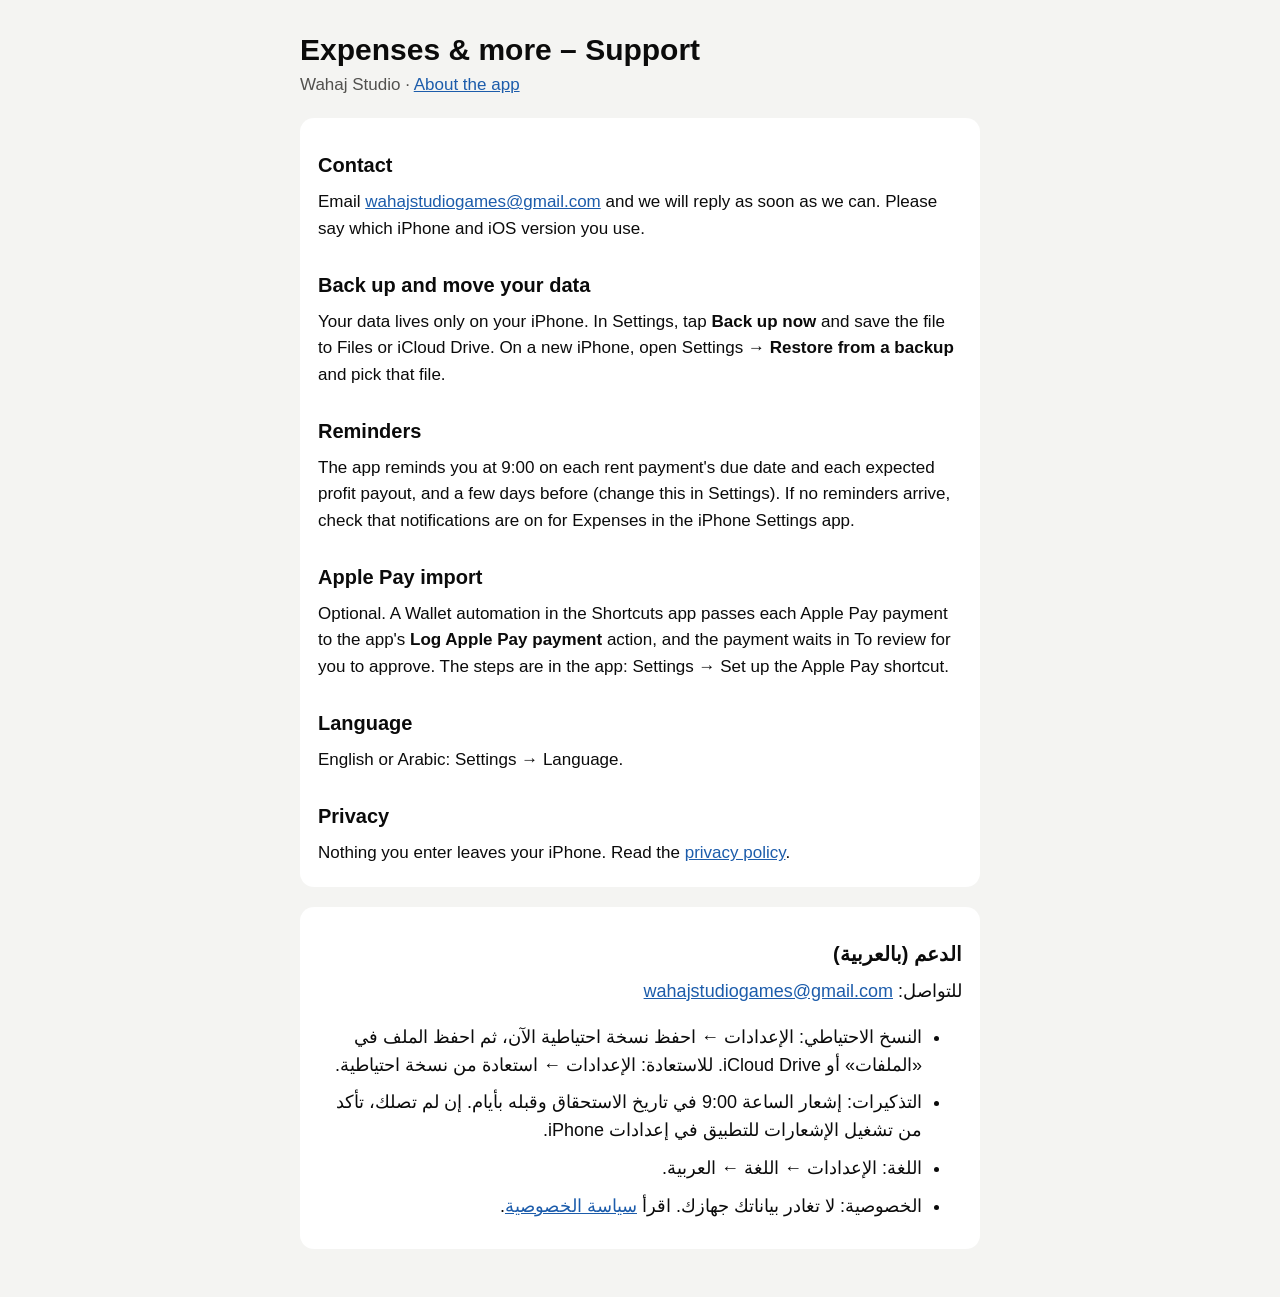
<file: expenses/support.html>
<!doctype html>
<html lang="en">
<head>
<meta charset="utf-8">
<meta name="viewport" content="width=device-width, initial-scale=1">
<title>Expenses &amp; more – Support</title>
<meta name="description" content="Help and contact for the Expenses &amp; more app by Wahaj Studio.">
<style>
  :root { color-scheme: light dark; --bg: #f4f4f2; --card: #ffffff; --text: #0b0b0b; --muted: #52514e; --accent: #1c5cab; }
  @media (prefers-color-scheme: dark) { :root { --bg: #0e0e0d; --card: #1a1a19; --text: #ffffff; --muted: #c3c2b7; --accent: #86b6ef; } }
  body { margin: 0; background: var(--bg); color: var(--text); font: 17px/1.55 -apple-system, BlinkMacSystemFont, 'Segoe UI', sans-serif; }
  main { max-width: 680px; margin: 0 auto; padding: 32px 16px 48px; }
  h1 { font-size: 30px; line-height: 1.2; margin: 0 0 4px; }
  h2 { font-size: 20px; margin: 28px 0 8px; }
  p, li { margin: 0 0 10px; }
  .muted { color: var(--muted); }
  section { background: var(--card); border-radius: 14px; padding: 4px 18px 10px; margin-top: 20px; }
  a { color: var(--accent); }
  [dir='rtl'] { font-size: 18px; }
</style>
</head>
<body>
<main>
  <h1>Expenses &amp; more – Support</h1>
  <p class="muted">Wahaj Studio · <a href="about.html">About the app</a></p>

  <section>
    <h2>Contact</h2>
    <p>Email <a href="mailto:wahajstudiogames@gmail.com">wahajstudiogames@gmail.com</a> and we will reply as soon as we can. Please say which iPhone and iOS version you use.</p>

    <h2>Back up and move your data</h2>
    <p>Your data lives only on your iPhone. In Settings, tap <strong>Back up now</strong> and save the file to Files or iCloud Drive. On a new iPhone, open Settings → <strong>Restore from a backup</strong> and pick that file.</p>

    <h2>Reminders</h2>
    <p>The app reminds you at 9:00 on each rent payment's due date and each expected profit payout, and a few days before (change this in Settings). If no reminders arrive, check that notifications are on for Expenses in the iPhone Settings app.</p>

    <h2>Apple Pay import</h2>
    <p>Optional. A Wallet automation in the Shortcuts app passes each Apple Pay payment to the app's <strong>Log Apple Pay payment</strong> action, and the payment waits in To review for you to approve. The steps are in the app: Settings → Set up the Apple Pay shortcut.</p>

    <h2>Language</h2>
    <p>English or Arabic: Settings → Language.</p>

    <h2>Privacy</h2>
    <p>Nothing you enter leaves your iPhone. Read the <a href="privacy.html">privacy policy</a>.</p>
  </section>

  <section dir="rtl" lang="ar">
    <h2>الدعم (بالعربية)</h2>
    <p>للتواصل: <a href="mailto:wahajstudiogames@gmail.com">wahajstudiogames@gmail.com</a></p>
    <ul>
      <li>النسخ الاحتياطي: الإعدادات ← احفظ نسخة احتياطية الآن، ثم احفظ الملف في «الملفات» أو iCloud Drive. للاستعادة: الإعدادات ← استعادة من نسخة احتياطية.</li>
      <li>التذكيرات: إشعار الساعة 9:00 في تاريخ الاستحقاق وقبله بأيام. إن لم تصلك، تأكد من تشغيل الإشعارات للتطبيق في إعدادات iPhone.</li>
      <li>اللغة: الإعدادات ← اللغة ← العربية.</li>
      <li>الخصوصية: لا تغادر بياناتك جهازك. اقرأ <a href="privacy.html">سياسة الخصوصية</a>.</li>
    </ul>
  </section>
</main>
</body>
</html>
</file>
<file: expenses/assets/index-CIEYNIn3.css>
:root{--lightningcss-light:initial;--lightningcss-dark: ;color-scheme:light;--bg:#f4f4f2;--surface:#fff;--surface-2:#f0efec;--line:#e4e3df;--text:#0b0b0b;--text-2:#52514e;--accent:#2672d2;--accent-text:#1c5cab;--accent-tint:#2a78d61f;--accent-fill:#2672d2;--on-accent:#fff;--tile-ink:#fff;--bar-track:#ebeae6;--good:#0ca30c;--good-tint:#0ca30c21;--good-text:#0b7a0b;--warning:#c98500;--warning-text:#8f5e00;--warning-tint:#fab21938;--critical:#d03b3b;--critical-tint:#d03b3b1f;--shadow:0 1px 2px #0000000d;--heat-1:#b7d3f6;--heat-2:#86b6ef;--heat-3:#2a78d6;--heat-4:#184f95;--heat-ink-1:#0b0b0b;--heat-ink-2:#0b0b0b;--heat-ink-3:#fff;--heat-ink-4:#fff;--star:#fab219;--cat-1:#2a78d6;--cat-2:#eb6834;--cat-3:#1baf7a;--cat-4:#eda100;--cat-other:#c9c8c3;--radius:14px;--tab-height:62px;--tab-side:16px;--tab-bottom:max(calc(var(--safe-bottom) - 18px), 12px);--tab-ink:#111;--welcome-purple:#7b5cd6;--welcome-slate:#4f6d8a;--welcome-arena:#c2255c;--glass:#fafaf89e;--glass-rim:#00000014;--glass-shine:#ffffffe6;--glass-shade:#0000000a;--glass-sheen:#ffffff59;--glass-drop:#0000001f;--lens:#0001;--lens-held:#fff3;--spring:cubic-bezier(.3, 1.3, .5, 1);--ease-glide:cubic-bezier(.32, 1.25, .5, 1);--ease-pop:cubic-bezier(.34, 1.56, .64, 1);--spring-snappy:cubic-bezier(.3, 1.6, .5, 1);--safe-top:env(safe-area-inset-top,0px);--safe-bottom:env(safe-area-inset-bottom,0px)}@media (prefers-color-scheme:dark){:root{--lightningcss-light: ;--lightningcss-dark:initial;color-scheme:dark;--bg:#0e0e0d;--surface:#1a1a19;--surface-2:#262624;--line:#2f2f2d;--text:#fff;--text-2:#c3c2b7;--accent:#3987e5;--accent-text:#86b6ef;--accent-tint:#3987e533;--accent-fill:#2b70cc;--bar-track:#2f2f2d;--good-text:#34b934;--warning:#fab219;--warning-text:#fab219;--good-tint:#0ca30c38;--critical:#e66767;--critical-tint:#d03b3b3d;--shadow:none;--tab-ink:#f5f5f3;--welcome-purple:#9d84ee;--welcome-slate:#7f9bb8;--welcome-arena:#f06595;--glass:#26262499;--glass-rim:#ffffff24;--glass-shine:#ffffff29;--glass-shade:#0000004d;--glass-sheen:#ffffff0f;--glass-drop:#00000073;--lens:#ffffff1c;--lens-held:#ffffff0f;--heat-1:#184f95;--heat-2:#256abf;--heat-3:#3987e5;--heat-4:#86b6ef;--heat-ink-1:#fff;--heat-ink-2:#fff;--heat-ink-3:#0b0b0b;--heat-ink-4:#0b0b0b;--cat-1:#3987e5;--cat-2:#d95926;--cat-3:#199e70;--cat-4:#c98500;--cat-other:#6b6a64}}@supports (transition-timing-function:linear(0, 1)){:root{--spring:linear(0, .042, .147, .285, .436, .583, .717, .83, .92, .988, 1.035, 1.065, 1.08, 1.083, 1.079, 1.07, 1.059, 1.046, 1.034, 1.023, 1.014, 1.006, 1.001, .997, .994, .993, .993, .993, .994, .995, .996, .997, 1);--spring-snappy:linear(0, .109, .355, .634, .876, 1.047, 1.141, 1.169, 1.152, 1.111, 1.064, 1.023, .993, .976, .971, .974, .981, .989, .996, 1.001, 1.004, 1.005, 1.004, 1.003, 1)}}*{box-sizing:border-box}html{-webkit-text-size-adjust:100%;background:var(--bg)}body{background:var(--bg);color:var(--text);-webkit-font-smoothing:antialiased;-webkit-tap-highlight-color:transparent;overscroll-behavior-y:none;margin:0;font:16px/1.4 -apple-system,BlinkMacSystemFont,SF Pro Text,Segoe UI,Roboto,Helvetica Neue,Arial,sans-serif}h1,h2,p,dl,dd{margin:0}button{font:inherit;color:inherit;cursor:pointer;text-align:inherit;background:0 0;border:0;padding:0}button:disabled{cursor:default;opacity:.45}.tab-bar,button,.btn,.segmented,.chip{-webkit-user-select:none;user-select:none;-webkit-touch-callout:none}:focus-visible{outline:2px solid var(--accent);outline-offset:2px}.muted{color:var(--text-2)}.app{min-height:100dvh;padding-top:var(--safe-top);padding-bottom:calc(var(--tab-height) + var(--tab-bottom) + 96px)}.app.form-mode{padding-bottom:calc(var(--safe-bottom) + 32px)}.content{flex-direction:column;gap:16px;max-width:640px;margin:0 auto;padding:0 16px;display:flex}.large-title{justify-content:space-between;align-items:flex-end;gap:12px;max-width:640px;margin:0 auto;padding:20px 16px 16px;display:flex}.large-title h1{letter-spacing:-.02em;font-size:32px;font-weight:700;line-height:1.15}.nav-bar{z-index:5;min-height:52px;padding:calc(var(--safe-top) + 4px) 8px 4px;margin-top:calc(-1 * var(--safe-top));background:var(--bg);background:color-mix(in srgb, var(--bg) 88%, transparent);-webkit-backdrop-filter:blur(16px);border-bottom:1px solid var(--line);grid-template-columns:1fr auto 1fr;align-items:center;gap:8px;margin-bottom:12px;display:grid;position:sticky;top:0}.nav-back{color:var(--accent-text);justify-self:start;align-items:center;min-height:44px;font-size:17px;display:inline-flex}.nav-title{text-align:center;text-overflow:ellipsis;white-space:nowrap;max-width:52vw;font-size:17px;font-weight:600;overflow:hidden}.nav-action{justify-self:end}.nav-save{color:var(--accent-text);min-height:44px;padding:0 8px;font-size:17px;font-weight:600}.tab-bar{--tab-w:min(calc((100vw - 2 * var(--tab-side) - 8px) / 5), 104px);inset-inline:0;bottom:var(--tab-bottom);z-index:10;width:calc(var(--tab-w) * var(--tabs,5) + 8px);box-sizing:border-box;height:var(--tab-height);border-radius:calc(var(--tab-height) / 2);background:var(--glass);-webkit-backdrop-filter:blur(14px)saturate(190%);border:.5px solid var(--glass-rim);box-shadow:inset 0 1px 0 var(--glass-shine), inset 0 -1px 0 var(--glass-shade), 0 10px 30px var(--glass-drop), 0 1px 3px var(--glass-drop);touch-action:none;margin-inline:auto;padding:4px;display:flex;position:fixed}.tab-bar:before{content:"";border-radius:inherit;background:linear-gradient(180deg, var(--glass-sheen) 0%, transparent 55%);pointer-events:none;position:absolute;inset:0}.tab{z-index:1;flex:0 0 var(--tab-w);width:var(--tab-w);letter-spacing:-.1px;min-width:0;color:var(--tab-ink);text-align:center;flex-direction:column;justify-content:center;align-items:center;gap:1px;font-size:10.5px;font-weight:600;display:flex;position:relative}.tab-label{text-overflow:ellipsis;white-space:nowrap;max-width:100%;overflow:hidden}.tab.active{color:var(--accent)}.tab-icon{transition:transform .35s var(--ease-pop);display:inline-flex;position:relative}.tab.active .tab-icon svg{fill:color-mix(in srgb, currentColor 24%, transparent);stroke-width:2px}.tab.active .tab-icon{animation:tab-pop .45s var(--ease-pop)}@keyframes tab-pop{0%{transform:scale(.82)}to{transform:scale(1)}}.tab-bar.pressing .tab.under-lens .tab-icon{transform:scale(1.16)}.tab-bar.pressing .tab.under-lens{color:var(--accent)}.tab-bar.pressing .tab.active:not(.under-lens){color:var(--tab-ink)}.tab-lens-track{width:var(--tab-w);will-change:transform;pointer-events:none;position:absolute;top:4px;bottom:4px;left:0;transform:translate(4px)}.tab-lens-track.ready{transition:transform .5s var(--ease-glide)}.tab-bar.pressing .tab-lens-track{transition:none}.tab-lens{border-radius:calc(var(--tab-height) / 2 - 4px);background:var(--lens);box-shadow:inset 0 .5px 0 var(--glass-shine);will-change:transform;transition:transform .4s var(--ease-pop);position:absolute;inset:0}.tab-lens:before,.tab-lens:after{content:"";border-radius:inherit;opacity:0;transition:opacity .2s;position:absolute;inset:0}.tab-lens:before{background:var(--lens-held);box-shadow:inset 0 1px 2px #ffffff80,inset 0 -3px 6px #00000024,0 8px 20px #00000040}.tab-lens:after{-webkit-mask-composite:xor;background:conic-gradient(from 210deg,#fffffff2,#78c8ffb3,#ffffff40,#ff96dca6,#fffffff2,#a0ffc88c,#fffffff2);padding:1.5px;-webkit-mask:linear-gradient(#000 0 0) content-box,linear-gradient(#000 0 0);-webkit-mask-composite:xor,source-over;mask:linear-gradient(#000 0 0) content-box exclude,linear-gradient(#000 0 0)}.tab-bar.pressing .tab-lens{transform:scale(1.22,1.3)}.tab-bar.pressing .tab-lens:before,.tab-bar.pressing .tab-lens:after{opacity:1}@media (prefers-reduced-transparency:reduce){.tab-bar{background:var(--surface);-webkit-backdrop-filter:none}}@supports not ((-webkit-backdrop-filter:blur(1px)) or (backdrop-filter:blur(1px))){.tab-bar{background:var(--surface)}}@media (prefers-reduced-motion:reduce){.tab-lens-track.ready,.tab-lens,.tab-icon{transition-duration:10ms}.tab.active .tab-icon{animation:none}}.tab-badge{top:-4px;background:var(--critical);color:#fff;text-align:center;border-radius:9px;min-width:18px;height:18px;padding:0 5px;font-size:11px;font-weight:700;line-height:18px;position:absolute;inset-inline-start:16px}.section{flex-direction:column;gap:8px;display:flex}.section-head{justify-content:space-between;align-items:baseline;gap:12px;padding:0 4px;display:flex}.section-head h2{letter-spacing:-.01em;font-size:20px;font-weight:700}.section-sub{margin-top:-4px;padding:0 4px;font-size:14px}.card{background:var(--surface);border-radius:var(--radius);box-shadow:var(--shadow);padding:16px}.list.card{padding:0;overflow:hidden}.row{width:100%;min-height:56px;color:var(--text);align-items:center;gap:12px;padding:12px 16px;display:flex}.row+.row{border-top:1px solid var(--line)}.row>svg{color:var(--text-2);flex:none}.row-main{flex-direction:column;flex:1;align-items:flex-start;gap:2px;min-width:0;display:flex}.row-title{text-overflow:ellipsis;white-space:nowrap;max-width:100%;font-weight:600;overflow:hidden}.row-sub{color:var(--text-2);text-overflow:ellipsis;white-space:nowrap;max-width:100%;font-size:14px;overflow:hidden}.row-sub.wrap{white-space:normal}.row-end{text-align:end;flex-direction:column;align-items:flex-end;gap:2px;display:flex}.row-amount{font-variant-numeric:tabular-nums;white-space:nowrap;font-weight:600}.row .chip{margin-top:4px}.add-row{color:var(--accent-text);min-height:48px;font-weight:600}.emoji{background:var(--surface-2);border-radius:50%;flex:none;place-items:center;width:38px;height:38px;font-size:20px;display:grid}.day-group{flex-direction:column;gap:6px;display:flex}.day-head{color:var(--text-2);font-variant-numeric:tabular-nums;justify-content:space-between;padding:0 4px;font-size:14px;display:flex}.chip{color:var(--text);white-space:nowrap;border-radius:999px;align-items:center;gap:4px;padding:2px 8px 2px 6px;font-size:13px;font-weight:600;display:inline-flex}.chip-upcoming{background:var(--surface-2)}.chip-upcoming svg{color:var(--text-2)}.chip-due{background:var(--warning-tint)}.chip-due svg{color:var(--warning)}.chip-overdue{background:var(--critical-tint)}.chip-overdue svg{color:var(--critical)}.chip-claimed{background:var(--good-tint)}.chip-claimed svg{color:var(--good)}.next-card,.payment-hero{flex-direction:column;gap:12px;display:flex}.next-card{border-inline-start:4px solid var(--accent)}.next-card.next-due{border-inline-start-color:var(--warning)}.next-card.next-overdue{border-inline-start-color:var(--critical)}.next-body{flex-direction:column;gap:4px;display:flex}.next-top{justify-content:space-between;align-items:center;gap:8px;display:flex}.eyebrow{text-transform:uppercase;letter-spacing:.04em;color:var(--text-2);font-size:13px;font-weight:600}.next-amount{letter-spacing:-.02em;font-variant-numeric:tabular-nums;font-size:34px;font-weight:700;line-height:1.15}.next-place{font-size:17px;font-weight:600}.next-due{margin-top:4px}.empty-next{gap:4px}.kpi-row{grid-template-columns:1fr 1fr;gap:12px;display:grid}.kpi{flex-direction:column;justify-content:space-between;gap:4px;min-width:0;padding:14px;display:flex}.kpi-label{color:var(--text-2);font-size:13px}.kpi-value{font-variant-numeric:tabular-nums;letter-spacing:-.01em;overflow-wrap:anywhere;font-size:20px;font-weight:700}.year-card{flex-direction:column;gap:8px;display:flex}.year-claimed{font-variant-numeric:tabular-nums;font-size:22px}.meter{background:var(--bar-track);border-radius:5px;height:10px;overflow:hidden}.meter span{background:var(--accent);border-radius:5px;height:100%;display:block}.outstanding{font-weight:600}.kpi-note{color:var(--text-2);font-size:12px}.circle-card{text-align:start;flex-direction:column;align-items:center;gap:8px;width:100%;padding:16px 16px 4px;display:flex}.circle-wrap{width:220px;height:220px;position:relative}.circle-wrap svg{width:100%;height:100%;display:block}.circle-track,.circle-slice{fill:none;stroke-width:22px}.circle-track{stroke:var(--bar-track)}.circle-slice{stroke:var(--c)}.c1{--c:var(--cat-1)}.c2{--c:var(--cat-2)}.c3{--c:var(--cat-3)}.c4{--c:var(--cat-4)}.c5,.c-other{--c:var(--cat-other)}.circle-center{text-align:center;flex-direction:column;justify-content:center;align-items:center;gap:2px;padding:0 30px;display:flex;position:absolute;inset:0}.circle-label,.circle-sub{color:var(--text-2);font-size:13px}.circle-total{letter-spacing:-.02em;font-variant-numeric:tabular-nums;white-space:nowrap;font-size:27px;font-weight:700;line-height:1.15}.circle-total.md{font-size:23px}.circle-total.sm{font-size:19px}.circle-total.xs{font-size:16px}.circle-legend{flex-direction:column;width:100%;display:flex}.circle-row{border-bottom:1px solid var(--line);align-items:center;gap:10px;padding:9px 0;font-size:15px;display:flex}.circle-row:last-child{border-bottom:none}.circle-dot{background:var(--c);border-radius:5px;flex:none;width:10px;height:10px}.circle-name{text-overflow:ellipsis;white-space:nowrap;flex:1;min-width:0;overflow:hidden}.circle-amount{font-variant-numeric:tabular-nums;font-weight:600}.circle-pct{text-align:end;width:40px;color:var(--text-2);font-variant-numeric:tabular-nums;font-size:14px}.hero{text-align:center;padding:4px 0 8px}.hero-value{letter-spacing:-.03em;font-variant-numeric:tabular-nums;font-size:44px;font-weight:700;line-height:1.1}.month-switch{background:var(--surface);border-radius:var(--radius);box-shadow:var(--shadow);justify-content:space-between;align-items:center;font-weight:600;display:flex}.month-switch button{width:48px;height:44px;color:var(--accent-text);place-items:center;display:grid}.bars{flex-direction:column;gap:4px;padding:8px;display:flex}.bar-row{border-radius:10px;grid-template-columns:1fr auto;gap:6px 12px;padding:8px;display:grid}.bar-row.selected{background:var(--accent-tint)}.bar-label{text-overflow:ellipsis;white-space:nowrap;font-weight:500;overflow:hidden}.bar-value{font-variant-numeric:tabular-nums;text-align:end;font-weight:600}.bar-value .muted{margin-inline-start:4px;font-size:14px;font-weight:400}.bar-track{background:var(--bar-track);border-radius:4px;grid-column:1/-1;height:8px;overflow:hidden}.bar-fill-near{background:var(--warning)}.bar-fill-over{background:var(--critical)}.over-text{color:var(--critical)}.near-text{color:var(--warning-text)}.bar-sub{grid-column:1/-1;margin-top:2px;font-size:.8rem}.hero-track{margin:8px 0 4px;display:block}.budget-card{text-align:start;gap:6px;width:100%;padding:14px 16px;display:grid}.budget-card-head{justify-content:space-between;align-items:baseline;gap:12px;display:flex}.budget-card-title{color:var(--text-2);text-transform:uppercase;letter-spacing:.04em;font-size:13px;font-weight:600}.budget-card-range,.budget-card-sub{color:var(--text-2);font-variant-numeric:tabular-nums;font-size:13px}.budget-card-left{letter-spacing:-.01em;font-variant-numeric:tabular-nums;font-size:24px;font-weight:700}.budget-card .bar-track{display:block}.budget-card-foot{color:var(--text-2);justify-content:space-between;gap:12px;font-size:13px;display:flex}.budget-card-pace{color:var(--text);text-align:end;font-weight:600}.week-start{margin-top:12px}.convert-card{gap:8px;padding:14px 16px;display:grid}.convert-title{font-size:17px;font-weight:600}.convert-list{gap:6px;margin:0;padding:0;list-style:none;display:grid}.convert-list li{justify-content:space-between;gap:12px;font-size:15px;display:flex}.convert-amounts{font-variant-numeric:tabular-nums;white-space:nowrap;gap:6px;display:inline-flex}.convert-arrow{color:var(--text-2);display:inline-block}[dir=rtl] .convert-arrow{transform:scaleX(-1)}.convert-actions{-webkit-user-select:none;user-select:none;-webkit-touch-callout:none;grid-template-columns:1fr 1fr;gap:10px;margin-top:4px;display:grid}.budget-edit{justify-content:space-between;align-items:center;gap:12px;display:flex}.budget-edit .money-input{width:150px}.budget-edit .row-title{margin:0}.bar-fill{background:var(--accent);border-radius:4px;height:100%;display:block}.btn{background:var(--surface-2);min-height:48px;color:var(--accent-text);text-align:center;border-radius:12px;justify-content:center;align-items:center;gap:8px;padding:0 18px;font-weight:600;display:inline-flex}.card .btn{background:var(--surface-2)}.btn.primary{background:var(--accent-fill);color:var(--on-accent)}.btn.danger{color:var(--critical);background:0 0}.btn.block{width:100%}.btn.small{background:var(--accent-tint);gap:4px;min-height:36px;padding:0 12px;font-size:15px}.button-row{flex-wrap:wrap;gap:8px;display:flex}.button-row .btn{flex:1;min-height:40px;padding:0 10px;font-size:15px}.link{color:var(--accent-text);font-size:15px;font-weight:600;text-decoration:none}.fab{inset-inline-end:20px;bottom:calc(var(--tab-height) + var(--tab-bottom) + 16px);z-index:9;background:var(--accent-fill);width:60px;height:60px;color:var(--on-accent);border-radius:50%;place-items:center;display:grid;position:fixed;box-shadow:0 6px 16px #00000038}.form{flex-direction:column;gap:16px;display:flex}.field{flex-direction:column;gap:6px;min-width:0;display:flex}.field label,.field .label{color:var(--text-2);font-size:14px;font-weight:600}.field-pair{grid-template-columns:1fr 1fr;align-items:end;gap:12px;display:grid}input:not([type=checkbox]),select,textarea{background:var(--surface);width:100%;min-height:48px;color:var(--text);font:inherit;appearance:none;border:1px solid #0000;border-radius:12px;padding:12px;font-size:17px}.card input:not([type=checkbox]),.card select,.card textarea{background:var(--surface-2)}input[type=date]{text-align:start;display:block}input:focus,select:focus,textarea:focus{border-color:var(--accent);outline:none}select{background-image:linear-gradient(45deg, transparent 50%, var(--text-2) 50%), linear-gradient(135deg, var(--text-2) 50%, transparent 50%);background-position:calc(100% - 20px),calc(100% - 14px);background-repeat:no-repeat;background-size:6px 6px;padding-inline-end:36px}.money-input{background:var(--surface);border:1px solid #0000;border-radius:12px;align-items:center;display:flex}.card .money-input{background:var(--surface-2)}.money-input:focus-within{border-color:var(--accent)}.money-input .currency{color:var(--text-2);padding-inline-start:12px;font-weight:600}.money-input input{font-variant-numeric:tabular-nums;padding-inline-start:8px;background:0 0!important;border:0!important}.money-input.large input{min-height:64px;font-size:34px;font-weight:700}.money-input.large .currency{font-size:20px}.hint{color:var(--text-2);font-size:14px}.form-error{color:var(--critical);font-weight:600}.form-warning{color:var(--text);background:var(--warning-tint);border-radius:10px;padding:8px 12px}.check{align-items:center;gap:10px;font-size:15px;display:flex}.check input{width:22px;height:22px;accent-color:var(--accent);flex:none}.check.small{color:var(--text-2);white-space:nowrap;gap:6px;font-size:13px}.segmented{background:var(--surface-2);border-radius:12px;padding:3px;display:flex}.card .segmented{background:var(--bg)}.segmented button{text-align:center;min-height:38px;color:var(--text-2);border-radius:9px;flex:1;font-size:15px;font-weight:500}.segmented button.selected{background:var(--surface);color:var(--text);font-weight:600;box-shadow:0 1px 3px #0000001f}.content>.segmented{background:var(--line)}.category-grid{grid-template-columns:repeat(4,1fr);gap:8px;display:grid}.category{background:var(--surface);text-align:center;border:2px solid #0000;border-radius:12px;flex-direction:column;align-items:center;gap:4px;padding:10px 4px;display:flex}.category.selected{border-color:var(--accent);background:var(--accent-tint)}.category-icon{font-size:24px}.category-name{font-size:12px;font-weight:500;line-height:1.2}.category-edit{gap:8px}.category-edit input:not([type=checkbox]){min-height:40px;padding:8px 10px}.emoji-input{text-align:center;flex:none;width:52px!important}.hidden-cat input:not([type=checkbox]){opacity:.5}.lease-card{flex-direction:column;gap:10px;display:flex}.lease-tenant{font-size:20px;font-weight:700}.facts{grid-template-columns:auto 1fr;gap:6px 16px;font-size:15px;display:grid}.facts dt{color:var(--text-2)}.facts dd{font-variant-numeric:tabular-nums}.end-panel{border-top:1px solid var(--line);flex-direction:column;gap:12px;padding-top:12px;display:flex}.schedule{flex-direction:column;gap:10px;display:flex}.schedule-row{flex-direction:column;gap:10px;padding:12px;display:flex}.schedule-head{justify-content:space-between;align-items:center;gap:12px;display:flex}.schedule-head .segmented{flex:0 0 190px}.schedule-head .segmented button{min-height:32px;font-size:14px}.banner{border-radius:var(--radius);background:var(--accent-tint);flex-direction:column;align-items:flex-start;gap:6px;width:100%;padding:12px 14px;font-size:15px;display:flex}.banner-error{background:var(--critical-tint)}.empty{text-align:center;flex-direction:column;align-items:center;gap:8px;padding:28px 20px;display:flex}.empty-title{font-size:17px;font-weight:700}.empty .btn{margin-top:8px}.notes{white-space:pre-wrap}.card-hint{margin-top:12px}.pending-card{gap:12px}.small-text{font-size:14px}.quick-setup .row-title{margin:0 0 4px}.quick-setup .button-row{margin-top:12px}a.btn{text-decoration:none}.manual-steps{margin-top:12px}.manual-steps>summary{cursor:pointer;color:var(--accent-text);font-weight:600}.manual-steps[open]>summary{margin-bottom:8px}.sample-line{-webkit-user-select:text;user-select:text;background:var(--surface-2);white-space:pre-wrap;overflow-wrap:anywhere;border-radius:10px;margin:8px 0 0;padding:10px 12px;font:12px/1.5 ui-monospace,SF Mono,Menlo,monospace}.center-link{align-self:center;padding:8px}.steps .steps{margin-top:6px}.preview-card{background:var(--accent-tint);box-shadow:none;flex-direction:column;gap:4px;display:flex}.steps{flex-direction:column;gap:6px;margin:0;padding-inline-start:20px;display:flex}.footer-note{text-align:center;padding:8px 0;font-size:13px}.toast{left:50%;bottom:calc(var(--tab-height) + var(--tab-bottom) + 88px);z-index:20;color:#fff;background:#1f1f1e;border-radius:14px;align-items:center;gap:16px;max-width:calc(100% - 32px);padding:12px 16px;font-size:15px;animation:.18s ease-out toast-in;display:flex;position:fixed;transform:translate(-50%);box-shadow:0 8px 24px #00000040}.form-mode .toast{bottom:calc(var(--safe-bottom) + 24px)}.toast button{color:#86b6ef;font-weight:700}@keyframes toast-in{0%{opacity:0;transform:translate(-50%,8px)}}@media (prefers-reduced-motion:reduce){.toast{animation:none}}.cal-summary{justify-content:space-between;align-items:flex-start;gap:12px;display:flex}.cal-total{letter-spacing:-.02em;font-variant-numeric:tabular-nums;font-size:28px;font-weight:700}.cal-summary-side{text-align:end;color:var(--text-2);white-space:nowrap;font-size:14px}.cal-grid{grid-template-columns:repeat(7,minmax(0,1fr)) 38px;gap:6px;display:grid}.cal-head{text-align:center;color:var(--text-2);padding-bottom:2px;font-size:13px;font-weight:600}.cal-head-week{font-weight:400}.cal-cell{aspect-ratio:.9;background:var(--surface);box-shadow:var(--shadow);color:var(--text);border-radius:10px;flex-direction:column;justify-content:space-between;padding:5px 3px 6px;display:flex;position:relative}.cal-cell.future{box-shadow:inset 0 0 0 1px var(--line);color:var(--text-2);background:0 0}.cal-cell.lvl-1{background:var(--heat-1);color:var(--heat-ink-1)}.cal-cell.lvl-2{background:var(--heat-2);color:var(--heat-ink-2)}.cal-cell.lvl-3{background:var(--heat-3);color:var(--heat-ink-3)}.cal-cell.lvl-4{background:var(--heat-4);color:var(--heat-ink-4)}.cal-cell.today{box-shadow:inset 0 0 0 2px var(--accent)}.cal-cell.selected{outline:2px solid var(--text);outline-offset:1px}.cal-num{text-align:start;padding-inline-start:3px;font-size:12.5px;font-weight:500;line-height:1.2}.cal-amt{letter-spacing:-.02em;text-align:center;font-variant-numeric:tabular-nums;min-height:1.2em;font-size:13.5px;font-weight:700;line-height:1.2}.cal-dot{opacity:.45;vertical-align:middle;background:currentColor;border-radius:50%;width:4px;height:4px;display:inline-block}.cal-star{top:3px;color:var(--star);text-shadow:0 0 2px #00000073;font-size:11px;line-height:1;position:absolute;inset-inline-end:4px}.cal-star-inline{color:var(--star)}.cal-blank{aspect-ratio:.9}.cal-week{color:var(--text-2);font-variant-numeric:tabular-nums;background-image:url("data:image/svg+xml,%3Csvg xmlns='http://www.w3.org/2000/svg' width='8' height='16'%3E%3Cpath d='M4 0C8 4 0 12 4 16' fill='none' stroke='%233987e5' stroke-width='1.2' opacity='0.7'/%3E%3C/svg%3E");background-position:0 0;background-repeat:repeat-y;background-size:8px 16px;justify-content:flex-end;align-items:center;padding-inline-start:10px;font-size:12px;display:flex}.cal-legend{color:var(--text-2);justify-content:space-between;align-items:center;font-size:14px;display:flex}.cal-legend>span{align-items:center;gap:4px;display:inline-flex}.swatch{background:var(--surface);width:12px;height:12px;box-shadow:inset 0 0 0 1px var(--line);border-radius:3px;display:inline-block}.swatch.lvl-1{background:var(--heat-1);box-shadow:none}.swatch.lvl-2{background:var(--heat-2);box-shadow:none}.swatch.lvl-3{background:var(--heat-3);box-shadow:none}.swatch.lvl-4{background:var(--heat-4);box-shadow:none}[dir=rtl] .flip-rtl{transform:scaleX(-1)}[dir=rtl] select{background-position:14px,20px}[dir=rtl] .cal-week{background-position:100% 0}[dir=rtl] *{letter-spacing:0!important}[dir=rtl] body{line-height:1.5}.kpi-row.single{grid-template-columns:1fr}.tab-toggle{justify-content:space-between}.tab-toggle input[role=switch]{appearance:none;background:var(--bar-track);cursor:pointer;border-radius:31px;flex:none;width:51px;height:31px;transition:background .2s;position:relative}.tab-toggle input[role=switch]:after{content:"";top:2px;background:#fff;border-radius:50%;width:27px;height:27px;transition:transform .2s;position:absolute;inset-inline-start:2px;box-shadow:0 2px 4px #00000040}.tab-toggle input[role=switch]:checked{background:var(--good)}.tab-toggle input[role=switch]:checked:after{transform:translate(20px)}[dir=rtl] .tab-toggle input[role=switch]:checked:after{transform:translate(-20px)}.welcome{z-index:40;padding-top:var(--safe-top);padding-bottom:max(var(--safe-bottom), 16px);background:var(--bg);outline:none;flex-direction:column;animation:.45s ease-out welcome-in;display:flex;position:fixed;inset:0;overflow:hidden}@keyframes welcome-in{0%{opacity:0;transform:scale(1.03)}}.welcome-glow{pointer-events:none;position:absolute;inset:0}.welcome-glow span{background-color:var(--tone);filter:blur(70px);opacity:.32;border-radius:50%;width:70vmax;height:70vmax;transition:background-color .6s;position:absolute}.welcome-glow span:first-child{top:-30vmax;inset-inline-start:-25vmax}.welcome-glow span:last-child{bottom:-38vmax;opacity:.2;inset-inline-end:-30vmax}.welcome-top{justify-content:flex-end;min-height:52px;padding:4px 12px 0;display:flex;position:relative}.welcome-skip{min-height:44px;color:var(--text);background:var(--glass);-webkit-backdrop-filter:blur(14px)saturate(180%);backdrop-filter:blur(14px)saturate(180%);border:.5px solid var(--glass-rim);border-radius:22px;padding:0 14px;font-size:16px;font-weight:600}.welcome-track{scroll-snap-type:x mandatory;overscroll-behavior-x:contain;scrollbar-width:none;flex:1;min-height:0;display:flex;position:relative;overflow:auto hidden}.welcome-track::-webkit-scrollbar{display:none}.welcome-page{scroll-snap-align:start;scroll-snap-stop:always;flex:0 0 100%;justify-content:center;align-items:center;padding:8px 20px;display:flex;overflow-y:auto}.welcome-card{background:var(--glass);-webkit-backdrop-filter:blur(24px)saturate(180%);backdrop-filter:blur(24px)saturate(180%);border:.5px solid var(--glass-rim);width:100%;max-width:420px;box-shadow:inset 0 1px 0 var(--glass-shine), 0 20px 50px var(--glass-drop);transition:opacity .4s ease, scale .5s var(--spring);border-radius:32px;flex-direction:column;align-items:flex-start;gap:14px;padding:28px 24px;display:flex}.welcome-page:not(.current) .welcome-card{opacity:.55;scale:.94}.welcome-icon{width:76px;height:76px;color:var(--tile-ink);background:linear-gradient(160deg, color-mix(in srgb, var(--tone) 72%, #fff), var(--tone));box-shadow:inset 0 1px 0 #ffffff73, 0 10px 24px color-mix(in srgb, var(--tone) 40%, transparent);border-radius:22px;place-items:center;display:grid}.welcome-icon svg{stroke-width:1.9px;width:38px;height:38px}.welcome-icon.app-icon{background:0 0;width:84px;height:84px;overflow:hidden}.welcome-icon.app-icon img{width:100%;height:100%}.welcome-page.current .welcome-icon{animation:welcome-pop .6s var(--spring-snappy)}@keyframes welcome-pop{0%{rotate:-8deg;scale:.6}}.welcome-card h2{letter-spacing:-.4px;font-size:28px;font-weight:800;line-height:1.15}.welcome-text{color:var(--text-2);font-size:17px;line-height:1.45}.welcome-points{flex-direction:column;gap:12px;margin:4px 0 0;padding:0;list-style:none;display:flex}.welcome-points li{align-items:flex-start;gap:12px;font-size:16px;line-height:1.35;display:flex}.welcome-page.current .welcome-points li{animation:.5s ease-out both welcome-rise}.welcome-page.current .welcome-points li:nth-child(2){animation-delay:80ms}.welcome-page.current .welcome-points li:nth-child(3){animation-delay:.16s}@keyframes welcome-rise{0%{opacity:0;translate:0 10px}}.welcome-tick{width:22px;height:22px;color:var(--tile-ink);background:var(--tone);border-radius:50%;flex:none;place-items:center;display:grid}.welcome-tick svg{stroke-width:3px}.welcome-areas{flex-wrap:wrap;gap:8px;margin-top:4px;display:flex}.welcome-areas span{color:var(--tone);background:color-mix(in srgb, var(--tone) 14%, transparent);border-radius:18px;align-items:center;gap:6px;padding:7px 12px 7px 9px;font-size:14px;font-weight:600;display:inline-flex}.welcome-areas svg{width:18px;height:18px}.welcome-choices{background:color-mix(in srgb, var(--surface) 70%, transparent);border-radius:18px;width:100%;margin-top:4px;overflow:hidden}.welcome-choice-icon{width:32px;height:32px;color:var(--tile-ink);background:var(--tone);border-radius:9px;flex:none;place-items:center;display:grid}.welcome-choice-icon svg{width:20px;height:20px}.welcome-bottom{flex-direction:column;align-items:center;gap:18px;padding:14px 20px 4px;display:flex;position:relative}.welcome-dots{gap:2px;display:flex}.welcome-dots .dot{place-items:center;width:22px;height:28px;display:grid}.welcome-dots .dot:before{content:"";background:color-mix(in srgb, var(--text) 25%, transparent);width:8px;height:8px;transition:width .45s var(--spring), background-color .3s ease;border-radius:4px}.welcome-dots .dot.current{width:34px}.welcome-dots .dot.current:before{background:var(--tone);width:24px}.welcome-next{text-align:center;width:100%;max-width:420px;min-height:54px;color:var(--tile-ink);background:var(--tone);box-shadow:inset 0 1px 0 #ffffff59, 0 10px 24px color-mix(in srgb, var(--tone) 35%, transparent);transition:background-color .5s ease, scale .35s var(--spring-snappy);border-radius:27px;font-size:17px;font-weight:700}.welcome-next:active{scale:.97}@media (prefers-reduced-motion:reduce){.welcome,.welcome-page.current .welcome-icon,.welcome-page.current .welcome-points li{animation:none}.welcome-card,.welcome-dots .dot:before{transition-duration:10ms}}@media (prefers-reduced-transparency:reduce){.welcome-card,.welcome-skip{background:var(--surface);-webkit-backdrop-filter:none;backdrop-filter:none}}.welcome-arena{--arena-ink:#1d1640;--arena-hero:#2a9ad6;--arena-calm:#1f9e3a;--arena-winning:#d98a00;--arena-track:#ebe7f5;border:2px solid var(--arena-ink);background:linear-gradient(#bfe6f7 0 62%,#efcf95 62% 100%);border-radius:18px;align-items:flex-end;gap:14px;width:100%;padding:12px 16px 10px;display:flex;box-shadow:inset 0 -6px #d9b77a}.welcome-arena-fighter{flex-direction:column;align-items:center;gap:6px;display:flex}.welcome-arena-fighter .hp{width:40px;height:8px}.welcome-arena-gap{flex:1}.welcome-page.current .welcome-arena-fighter svg{animation:1.6s steps(2,jump-none) infinite welcome-bob}.welcome-page.current .welcome-arena-fighter:nth-child(3) svg{animation-delay:.4s}.welcome-page.current .welcome-arena-fighter:nth-child(4) svg{animation-delay:.8s}@keyframes welcome-bob{50%{translate:0 -3px}}@media (prefers-color-scheme:dark){.welcome-arena{--arena-ink:#05030f;--arena-hero:#4cc9f0;--arena-calm:#5ee06b;--arena-winning:#ffb02e;--arena-track:#241d40;background:linear-gradient(#2c2160 0 62%,#8a6a45 62% 100%);box-shadow:inset 0 -6px #6b5034}}@media (prefers-reduced-motion:reduce){.welcome-page.current .welcome-arena-fighter svg{animation:none}}.news-backdrop{z-index:40;padding:12px 12px max(var(--safe-bottom), 12px);justify-content:center;align-items:flex-end;display:flex;position:fixed;inset:0}.news-backdrop:before{content:"";background:#0000005c;animation:.3s ease-out news-fade;position:absolute;inset:0}@keyframes news-fade{0%{opacity:0}}.news-sheet{width:100%;max-width:440px;max-height:calc(100% - var(--safe-top) - 24px);background:color-mix(in srgb, var(--surface) 90%, transparent);-webkit-backdrop-filter:blur(24px)saturate(180%);backdrop-filter:blur(24px)saturate(180%);border:.5px solid var(--glass-rim);box-shadow:inset 0 1px 0 var(--glass-shine), 0 20px 50px var(--glass-drop);animation:news-rise .55s var(--spring);border-radius:34px;outline:none;flex-direction:column;align-items:flex-start;gap:16px;padding:26px 22px 18px;display:flex;position:relative;overflow-y:auto}@keyframes news-rise{0%{opacity:0;transform:translateY(60%)}}.news-badge{width:56px;height:56px;color:var(--on-accent);background:linear-gradient(160deg, color-mix(in srgb, var(--accent-fill) 72%, #fff), var(--accent-fill));box-shadow:inset 0 1px 0 #ffffff73, 0 8px 20px color-mix(in srgb, var(--accent) 40%, transparent);border-radius:17px;place-items:center;display:grid}.news-badge svg{width:30px;height:30px}.news-sheet h2{letter-spacing:-.4px;font-size:26px;font-weight:800;line-height:1.15}.news-points{flex-direction:column;gap:14px;width:100%;margin:0;padding:0;list-style:none;display:flex}.news-point{align-items:flex-start;gap:12px;font-size:16px;line-height:1.38;display:flex}.news-sheet .news-point{animation:.5s ease-out both welcome-rise}.news-sheet .news-point:nth-child(2){animation-delay:60ms}.news-sheet .news-point:nth-child(3){animation-delay:.12s}.news-sheet .news-point:nth-child(4){animation-delay:.18s}.news-sheet .news-point:nth-child(5){animation-delay:.24s}.news-icon{width:32px;height:32px;color:var(--tile-ink);background:var(--tone);border-radius:9px;flex:none;place-items:center;display:grid}.news-icon svg{width:19px;height:19px}.news-more{text-align:center;min-height:44px;color:var(--accent);align-self:center;padding:0 14px;font-size:15px;font-weight:600}.news-done{text-align:center;width:100%;min-height:54px;color:var(--on-accent);background:var(--accent-fill);box-shadow:inset 0 1px 0 #ffffff59, 0 10px 24px color-mix(in srgb, var(--accent) 35%, transparent);transition:scale .35s var(--spring-snappy);border-radius:27px;font-size:17px;font-weight:700}.news-done:active{scale:.97}.news-more,.news-done{-webkit-user-select:none;user-select:none;-webkit-touch-callout:none}@media (prefers-reduced-motion:reduce){.news-backdrop:before,.news-sheet,.news-sheet .news-point{animation:none}}@media (prefers-reduced-transparency:reduce){.news-sheet{background:var(--surface);-webkit-backdrop-filter:none;backdrop-filter:none}}@font-face{font-family:"Press Start 2P";font-style:normal;font-weight:400;font-display:swap;src:url(./PressStart2P-latin-_wFEWmAB.woff2)format("woff2");unicode-range:U+??,U+2010-2027,U+2212}.arena{--arena-ink:#1d1640;--arena-sky-1:#bfe6f7;--arena-sky-2:#f6e7b8;--arena-sand:#efcf95;--arena-sand-2:#d9b77a;--arena-hero:#2a9ad6;--arena-calm:#1f9e3a;--arena-winning:#d98a00;--arena-enraged:#d03b3b;--arena-track:#ebe7f5;--arena-bubble:#1d1640;--arena-bubble-ink:#fff;margin-bottom:16px;padding:14px 16px 12px;position:relative}@media (prefers-color-scheme:dark){.arena{--arena-ink:#05030f;--arena-sky-1:#2c2160;--arena-sky-2:#5a3f8a;--arena-sand:#8a6a45;--arena-sand-2:#6b5034;--arena-hero:#4cc9f0;--arena-calm:#5ee06b;--arena-winning:#ffb02e;--arena-enraged:#ff5a5a;--arena-track:#241d40;--arena-bubble:#f4efff;--arena-bubble-ink:#14102a}}.pixel{letter-spacing:0;font-family:"Press Start 2P",ui-monospace,monospace;font-weight:400}[dir=rtl] .pixel{font-family:inherit;font-weight:800}.arena-head{justify-content:space-between;align-items:flex-start;gap:12px;display:flex}.arena-title{color:var(--accent-text);margin:0;font-size:12px;line-height:1.5}[dir=rtl] .arena-title{font-size:17px}.arena-season{color:var(--text-2);margin:2px 0 0;font-size:13px}.arena-day{background:var(--surface-2);border:2px solid var(--arena-ink);white-space:nowrap;flex:none;padding:4px 9px;font-size:12px;font-weight:700}.arena-stage{border:3px solid var(--arena-ink);background:linear-gradient(var(--arena-sand-2), var(--arena-sand-2)) 0 100% / 100% 12px no-repeat, linear-gradient(var(--arena-sand), var(--arena-sand)) 0 100% / 100% 34px no-repeat, repeating-linear-gradient(var(--arena-sky-1) 0 14px, color-mix(in srgb, var(--arena-sky-1) 55%, var(--arena-sky-2)) 14px 28px, var(--arena-sky-2) 28px 42px);height:128px;margin:12px 0 10px;position:relative;overflow:hidden}.fighter{-webkit-user-select:none;user-select:none;-webkit-touch-callout:none;touch-action:manipulation;display:block;position:absolute;bottom:14px}.fighter.small{background:var(--surface-2);border:2px solid var(--arena-ink);flex:none;place-items:center;width:54px;height:50px;display:grid;position:relative;bottom:auto}.stage-hero{inset-inline-start:22px}.stage-boss{inset-inline-end:22px}.fighter-body{will-change:transform;display:block}.fighter svg{display:block}.boss-defeated .fighter-body{opacity:.55;transform:rotate(90deg)}.hp{border:2px solid var(--arena-ink);background:var(--arena-track);height:10px;display:block;position:relative;overflow:hidden}.hp-fill{background:var(--arena-calm);position:absolute;inset-block:0;inset-inline-start:0}.hp:after{content:"";background:repeating-linear-gradient(90deg, transparent 0 8px, color-mix(in srgb, var(--arena-ink) 35%, transparent) 8px 9px);position:absolute;inset:0}.hp-hero .hp-fill{background:var(--arena-hero)}.hp-winning .hp-fill{background:var(--arena-winning)}.hp-enraged,.hp-over{background:color-mix(in srgb, var(--arena-enraged) 25%, var(--arena-track))}.hp-defeated .hp-fill{background:var(--arena-calm)}.arena-hero-row{grid-template-columns:auto 1fr;align-items:center;gap:3px 10px;display:grid}.arena-name{font-size:15px;font-weight:700}.arena-left{color:var(--text-2);font-variant-numeric:tabular-nums;grid-column:2;font-size:13px}.arena-status{background:var(--surface-2);border-inline-start:4px solid var(--accent);margin:10px 0 4px;padding:8px 10px;font-size:14px;font-weight:600}.arena-bosses{margin:0;padding:0;list-style:none}.boss{align-items:center;gap:12px;padding:10px 0;display:flex;position:relative}.boss+.boss{border-top:1px solid var(--line)}.boss-info{flex-direction:column;flex:1;gap:5px;min-width:0;display:flex}.boss-top{justify-content:space-between;align-items:center;gap:8px;display:flex}.boss-name{text-overflow:ellipsis;white-space:nowrap;font-weight:600;overflow:hidden}.boss-state{color:#14102a;background:var(--arena-calm);border:2px solid var(--arena-ink);-webkit-user-select:none;user-select:none;flex:none;padding:5px 6px 4px;font-size:8px;line-height:1}[dir=rtl] .boss-state{padding:3px 7px;font-size:12px}.state-winning{background:var(--arena-winning)}.state-enraged{background:var(--arena-enraged);color:#fff}.state-defeated{background:var(--surface-2);color:var(--text-2)}.boss-left{color:var(--text-2);font-variant-numeric:tabular-nums;font-size:13px}.boss-enraged .boss-left{color:var(--critical);font-weight:600}.arena-foot{border-top:1px solid var(--line);color:var(--text-2);justify-content:space-between;align-items:center;gap:10px;padding-top:8px;font-size:13px;display:flex}.arena-foot .link{margin-inline-start:auto;font-size:14px}.arena-empty-body{align-items:center;gap:14px;margin:12px 0 14px;display:flex}.arena-empty-body p{margin:0;font-weight:600}.arena-bubble{z-index:2;color:var(--arena-bubble-ink);background:var(--arena-bubble);border:2px solid var(--arena-ink);box-shadow:3px 3px 0 color-mix(in srgb, var(--arena-ink) 40%, transparent);pointer-events:none;animation:bubble-in .22s var(--ease-pop) both;will-change:transform, opacity;margin:0;padding:7px 10px;font-size:13px;font-weight:700;line-height:1.3;position:absolute}.arena-bubble-line{margin:10px 0 4px;position:static}.boss-bubble{top:6px;inset-inline:66px 0}@keyframes bubble-in{0%{opacity:0;transform:translateY(6px)scale(.92)}to{opacity:1;transform:none}}.fx-layer{pointer-events:none;position:absolute;inset:0}.fx-hit{animation:.42s step-end fx-shake}.fx-roar{animation:.6s step-end fx-shake-big,.6s step-end fx-blink}@keyframes fx-blink{0%,30%,60%{opacity:1}15%,45%{opacity:.35}}.fx-cheer{animation:fx-cheer .5s var(--ease-pop)}@keyframes fx-shake{0%{transform:translate(0)}15%{transform:translate(-4px)}30%{transform:translate(4px)}45%{transform:translate(-3px)}60%{transform:translate(3px)}75%{transform:translate(-1px)}90%{transform:translate(0)}}@keyframes fx-shake-big{0%{transform:translate(0)scale(1.08)}12%{transform:translate(-6px,-2px)scale(1.12)}24%{transform:translate(6px,1px)scale(1.12)}36%{transform:translate(-5px)scale(1.1)}48%{transform:translate(5px,-1px)scale(1.08)}60%{transform:translate(-3px)scale(1.04)}72%{transform:translate(2px)scale(1.02)}84%{transform:none}}@keyframes fx-cheer{0%{transform:translateY(0)}35%{transform:translateY(-10px)}60%{transform:translateY(0)scaleY(.94)}to{transform:none}}.fx-slash{border:2px solid var(--arena-ink);opacity:0;will-change:transform, opacity;background:linear-gradient(90deg,#0000,#fff 25%,#fc3 60%,#0000);border-width:2px 0;width:84px;height:8px;margin:-4px 0 0 -42px;animation:.45s ease-out fx-slash;position:absolute;top:50%;left:50%}@keyframes fx-slash{0%{opacity:0;transform:rotate(-35deg)scaleX(.1)}30%{opacity:1;transform:rotate(-35deg)scaleX(1.1)}to{opacity:0;transform:rotate(-35deg)scaleX(1.2)translate(14px)}}.fx-spark{border:2px solid var(--arena-ink);opacity:0;will-change:transform, opacity;background:#fc3;width:6px;height:6px;animation:.6s ease-out .1s fx-spark;position:absolute;top:40%;left:50%}.fx-spark.s1{--dx:-34px;--dy:-30px}.fx-spark.s2{--dx:32px;--dy:-34px;background:#fff}.fx-spark.s3{--dx:-30px;--dy:18px;background:#fff}.fx-spark.s4{--dx:36px;--dy:14px}@keyframes fx-spark{0%{opacity:1;transform:translate(0)scale(.5)}70%{opacity:1}to{opacity:0;transform:translate(var(--dx), var(--dy)) scale(1.2)}}.fx-pop{white-space:nowrap;color:#fff;text-shadow:2px 0 var(--arena-ink), -2px 0 var(--arena-ink), 0 2px var(--arena-ink), 0 -2px var(--arena-ink);--pop-x:-50%;transform:translateX(var(--pop-x));opacity:0;will-change:transform, opacity;font-size:10px;animation:1.1s ease-out fx-pop;position:absolute;bottom:calc(100% - 6px);left:50%}.fx-pop.roar{color:#ff5a5a;font-size:11px}[dir=rtl] .fx-pop{font-size:15px}.stage-boss .fx-pop{left:auto;--pop-x:0;inset-inline-end:-8px}@keyframes fx-pop{0%{opacity:0;transform:translate(var(--pop-x), 8px) scale(.6)}15%{opacity:1;transform:translate(var(--pop-x), 0) scale(1.15)}70%{opacity:1;transform:translate(var(--pop-x), -14px) scale(1)}to{opacity:0;transform:translate(var(--pop-x), -22px)}}@media (prefers-reduced-motion:reduce){.fx-hit,.fx-roar,.fx-cheer,.arena-bubble{animation:none}.fx-layer{display:none}}:root{--game-ink:#1d1640}@media (prefers-color-scheme:dark){:root{--game-ink:#6a5aa8}}.recap-card{background:linear-gradient(135deg, color-mix(in srgb, var(--good) 14%, var(--surface)), var(--surface) 70%);align-items:stretch;margin-bottom:16px;padding:0;animation:.45s ease-out both welcome-rise;display:flex;position:relative;overflow:hidden}.recap-card-over{background:linear-gradient(135deg, color-mix(in srgb, var(--warning) 14%, var(--surface)), var(--surface) 70%)}.recap-card-main{padding:14px 16px;text-align:start;color:var(--text);flex:1;gap:4px;padding-inline-end:48px;display:grid}.recap-kicker{letter-spacing:.05em;text-transform:uppercase;color:var(--good-text);margin:0;font-size:12px;font-weight:700}.recap-card-over .recap-kicker{color:var(--warning-text)}.recap-kicker.pixel{text-transform:none;color:var(--accent-text);font-size:11px;line-height:1.6}[dir=rtl] .recap-kicker.pixel{font-size:15px}.recap-card-headline{font-size:18px;font-weight:700;line-height:1.3}.recap-card-sub{color:var(--text-2);font-size:13px}.recap-dismiss{top:6px;width:36px;height:36px;color:var(--text-2);border-radius:18px;font-size:22px;line-height:1;position:absolute;inset-inline-end:6px}.recap-card-game{border:2px solid var(--game-ink);background:linear-gradient(135deg, color-mix(in srgb, #fc3 18%, var(--surface)), var(--surface) 70%);border-radius:4px}.recap-card-main,.recap-dismiss,.jar-history,.goal-empty{-webkit-user-select:none;user-select:none;-webkit-touch-callout:none}.recap-sheet{background:var(--surface);background:color-mix(in srgb, var(--surface) 97%, transparent);gap:12px}.recap-sheet-head{gap:2px;display:grid}.recap-sheet h2{letter-spacing:-.4px;margin:0;font-size:26px;font-weight:800}.recap-range{color:var(--text-2);margin:0;font-size:14px}.recap-big{margin:0;font-size:20px;font-weight:700;line-height:1.3}.recap-line,.recap-note{color:var(--text-2);font-variant-numeric:tabular-nums;margin:0;font-size:14px}.recap-note{background:var(--surface-2);border-radius:10px;padding:8px 10px;font-size:13px}.recap-points{gap:10px;width:100%;margin:0;padding:0;font-size:15px;line-height:1.35;list-style:none;display:grid}.recap-points li{align-items:flex-start;gap:10px;display:flex}.recap-point-icon{text-align:center;flex:none;width:24px}.recap-point-over{color:var(--critical)}.recap-facts{border-top:1px solid var(--line);gap:6px;width:100%;padding-top:10px;font-size:14px;display:grid}.recap-facts p{margin:0}.recap-row-amount{font-variant-numeric:tabular-nums;white-space:nowrap;font-weight:600}.recap-sheet-game{border:3px solid var(--game-ink);border-radius:8px}.season{gap:12px;width:100%;display:grid}.season-label{margin:0 0 6px;font-size:11px;line-height:1.6}[dir=rtl] .season-label{font-size:15px}.season-bosses{flex-wrap:wrap;gap:8px;margin:0;padding:0;list-style:none;display:flex}.season-boss{border:2px solid var(--game-ink);background:var(--surface-2);text-align:center;justify-items:center;gap:4px;min-width:76px;padding:8px 6px;font-size:12px;font-weight:600;display:grid}.season-boss.defeated svg{opacity:.6;transform:rotate(90deg)}.season-boss.survived{background:color-mix(in srgb, var(--critical) 12%, var(--surface-2))}.jar-card{gap:14px;margin-bottom:16px;display:grid}.jar-top{align-items:center;gap:16px;display:flex}.jar-art{flex:none;place-items:center;width:92px;height:100px;display:grid;position:relative}.jar-art svg{display:block}.jar-info{min-width:0}.jar-title{color:var(--accent-text);margin:0 0 4px;font-size:11px;line-height:1.6}[dir=rtl] .jar-title{font-size:15px}.jar-label{color:var(--text-2);margin:0;font-size:13px}.jar-total{letter-spacing:-.02em;font-variant-numeric:tabular-nums;margin:2px 0;font-size:28px;font-weight:800}.jar-sub{color:var(--text-2);margin:0;font-size:13px}.jar-coins svg{opacity:0;will-change:transform;animation:1.6s ease-out infinite jar-coin;position:absolute;top:0;left:50%}.jar-coins .c2{animation-delay:.25s}.jar-coins .c3{animation-delay:.5s}@keyframes jar-coin{0%{opacity:0;transform:translate(-50%,28px)}20%{opacity:1}to{transform:translate3d(var(--dx,-50%), -14px, 0) rotate(20deg);opacity:0}}.jar-coins .c1{--dx:-150%}.jar-coins .c3{--dx:60%}.jar-party{background:color-mix(in srgb, var(--star) 22%, var(--surface));border-radius:12px;justify-content:space-between;align-items:center;gap:12px;padding:10px 12px;font-weight:600;display:flex}.streak{align-items:flex-start;gap:12px;display:flex}.streak svg{flex:none}.streak-flame.out{filter:grayscale();opacity:.5}.streak-text{margin:0;font-size:15px;font-weight:700}.streak-info{color:var(--text-2);margin:2px 0 0;font-size:12px;line-height:1.35}.goal{border-top:1px solid var(--line);padding-top:12px}.goal-head{justify-content:space-between;align-items:baseline;gap:12px;display:flex}.goal-name{margin:0 0 8px;font-size:15px;font-weight:700}.goal-track{border-radius:5px;height:10px;display:block}.goal-fill{background:linear-gradient(90deg,#e0a800,#fc3);border-radius:5px}.goal-sub{color:var(--text-2);font-variant-numeric:tabular-nums;flex-wrap:wrap;justify-content:space-between;gap:4px 12px;margin:6px 0 0;font-size:13px;display:flex}.goal-pace{color:var(--text);font-weight:600}.goal-reached{justify-items:start;gap:6px;display:grid}.goal-reached .goal-name{margin:0}.goal-empty{text-align:start;width:100%;color:var(--accent-text);justify-content:space-between;align-items:center;gap:12px;font-size:14px;font-weight:600;display:flex}.goal-form-name{grid-template-columns:72px 1fr;gap:12px;display:grid}.jar-history{justify-self:start;font-size:14px}.trophy-shelf{border:2px solid var(--game-ink);border-radius:4px;margin-bottom:16px}.trophy-empty{color:var(--text-2);margin:8px 0 0;font-size:13px}.trophy-row{background:linear-gradient(#a8703a,#a8703a) 0 100%/100% 8px no-repeat;flex-wrap:wrap;gap:10px 8px;margin:10px 0 0;padding:0 0 8px;list-style:none;display:flex}.trophy{justify-items:center;gap:4px;width:72px;padding-bottom:10px;display:grid;position:relative}.trophy-pic{background:color-mix(in srgb, #fc3 22%, var(--surface));border:2px solid #b8860b;place-items:center;width:60px;height:52px;display:grid}.trophy-plaque{text-overflow:ellipsis;white-space:nowrap;max-width:100%;font-size:11px;font-weight:700;overflow:hidden}.trophy-count{top:-6px;color:#14102a;font-variant-numeric:tabular-nums;background:#fc3;border:2px solid #1d1640;padding:1px 5px;font-size:11px;font-weight:800;position:absolute;inset-inline-end:-2px}@media (prefers-reduced-motion:reduce){.recap-card{animation:none}.jar-coins{display:none}}.kind-icon{width:34px;height:34px;color:var(--tile-ink);background:var(--tone);border-radius:9px;flex:none;place-items:center;display:grid}.kind-icon svg{width:20px;height:20px}.kind-picker .row{-webkit-user-select:none;user-select:none;-webkit-touch-callout:none;min-height:68px}.kind-picker .row-title{white-space:normal}.kind-chosen{align-items:center;gap:12px;display:flex}.kind-chosen .btn.small{flex:none}.next-summary{font-variant-numeric:tabular-nums;font-size:19px;font-weight:700;line-height:1.3}.theme-picker{grid-template-columns:repeat(3,1fr);gap:12px;padding:14px;display:grid}.theme-option{text-align:center;justify-items:center;gap:8px;min-width:0;font-size:14px;font-weight:600;display:grid}.theme-preview{aspect-ratio:3/3.8;width:100%;box-shadow:0 0 0 1px var(--line);border-radius:14px;display:block;position:relative;overflow:hidden}.theme-option.selected .theme-preview{box-shadow:0 0 0 2.5px var(--accent), 0 0 0 5px var(--surface)}.theme-mini{inset-inline:12%;border-radius:8px;gap:6px;padding:8px 8px 9px;display:grid;position:absolute;top:13%}.theme-line{border-radius:3px;height:5px;display:block}.theme-dots{gap:4px;display:flex}.theme-dots i{border-radius:50%;width:8px;height:8px}.theme-corner{inset-inline-end:0;border-start-start-radius:12px;width:34%;height:30%;position:absolute;bottom:0}.theme-pill{inset-inline:14%;opacity:.9;border-radius:5px;height:10px;position:absolute;bottom:9%}.theme-name{text-overflow:ellipsis;white-space:nowrap;max-width:100%;overflow:hidden}[dir=rtl] .theme-name{font-size:15px}.small{font-size:13px}.good-text{color:var(--good-text)}.banner-warning{background:var(--warning-tint)}.trip-card{text-align:start;background:linear-gradient(135deg, var(--accent-tint), transparent 70%), var(--surface);flex-direction:column;gap:10px;width:100%;padding:16px;display:flex}.trip-head{align-items:center;gap:10px;display:flex}.trip-flag{flex:none;font-size:30px;line-height:1}.trip-head-main{flex-direction:column;flex:1;min-width:0;display:flex}.trip-kicker{letter-spacing:.06em;text-transform:uppercase;color:var(--accent-text);font-size:12px;font-weight:700}.trip-title{color:var(--text);font-size:17px;font-weight:700}.trip-title .muted{font-size:14px;font-weight:500}.trip-chip{background:var(--surface-2);color:var(--text);font-variant-numeric:tabular-nums;white-space:nowrap;border-radius:999px;flex:none;padding:4px 10px;font-size:13px;font-weight:600}.trip-today{align-items:center;gap:14px;display:flex}.mini-ring{flex:none;width:70px;height:70px}.mini-ring svg,.big-ring svg{width:100%;height:100%;display:block;transform:rotate(-90deg)}.ring-track{fill:none;stroke:var(--bar-track)}.ring-fill{fill:none;stroke:var(--accent);stroke-linecap:round}.ring-fill.over{stroke:var(--critical)}.trip-today-text{flex-direction:column;min-width:0;display:flex}.trip-big{color:var(--text);font-variant-numeric:tabular-nums;letter-spacing:-.01em;font-size:28px;font-weight:800}.trip-foot{color:var(--text-2);font-variant-numeric:tabular-nums;justify-content:space-between;gap:8px;font-size:13px;display:flex}.trip-ring-card{flex-direction:column;align-items:center;gap:8px;padding:18px 16px 16px;display:flex}.big-ring{width:210px;height:210px;position:relative}.big-ring-centre{text-align:center;flex-direction:column;justify-content:center;align-items:center;gap:2px;padding:0 28px;display:flex;position:absolute;inset:0}.big-ring-value{color:var(--text);font-variant-numeric:tabular-nums;font-size:32px;font-weight:800}.ring-note{color:var(--text-2);text-align:center;font-size:14px}.trip-stats{grid-template-columns:repeat(3,1fr);gap:10px;display:grid}.trip-stat{text-align:start;flex-direction:column;gap:2px;min-width:0;padding:12px;display:flex}.trip-stat-value{color:var(--text);font-variant-numeric:tabular-nums;overflow-wrap:anywhere;font-size:16px;font-weight:700}.trip-days-card{padding:14px 14px 10px}.trip-days{align-items:flex-end;gap:4px;height:116px;display:flex;overflow-x:auto}.trip-day{flex-direction:column;flex:1 0 18px;justify-content:flex-end;align-items:center;gap:4px;height:100%;display:flex}.trip-day-bar{background:var(--accent);border-radius:5px 5px 2px 2px;flex:none;width:100%;display:block}.trip-day-bar.over{background:var(--critical)}.trip-day-bar.today{background:repeating-linear-gradient(45deg, var(--accent), var(--accent) 4px, var(--accent-tint) 4px, var(--accent-tint) 8px)}.trip-day-bar.future{background:var(--bar-track)}.trip-day-label{color:var(--text-2);font-variant-numeric:tabular-nums;font-size:11px;display:block}.trip-days-caption{margin-top:8px}.wallet-hero{text-align:center;flex-direction:column;align-items:center;gap:4px;padding:20px 16px;display:flex}.wallet-emoji{font-size:32px}.wallet-value{color:var(--text);font-variant-numeric:tabular-nums;font-size:36px;font-weight:800}.wallet-track{width:100%;margin-top:8px}.trip-badge{background:var(--accent-tint);color:var(--accent-text);border-radius:999px;flex-wrap:wrap;align-self:flex-start;align-items:center;gap:6px;padding:7px 14px;font-size:14px;font-weight:600;display:inline-flex}.trip-badge-switch{text-underline-offset:2px;font-weight:500;text-decoration:underline}.split-line{color:var(--text-2);font-variant-numeric:tabular-nums;justify-content:space-between;align-items:center;gap:8px;margin-top:6px;font-size:15px;display:flex}.pick-row{flex-wrap:wrap;gap:8px;margin-bottom:8px;display:flex}.pick{border:1px solid var(--line);background:var(--surface);min-height:40px;color:var(--text);-webkit-user-select:none;user-select:none;-webkit-touch-callout:none;border-radius:999px;align-items:center;padding:0 16px;font-size:15px;font-weight:500;display:inline-flex}.pick.on{background:var(--accent-fill);border-color:var(--accent-fill);color:var(--on-accent);font-weight:600}.custom-split{flex-direction:column;gap:8px;margin-top:8px;display:flex}.custom-split-row{grid-template-columns:1fr 140px;align-items:center;gap:10px;font-size:15px;display:grid}.flag-pick{flex-wrap:wrap;gap:6px;display:flex}.flag-option{background:var(--surface);border:2px solid #0000;border-radius:12px;width:46px;height:46px;font-size:26px;line-height:1}.flag-option.selected{border-color:var(--accent);background:var(--accent-tint)}.two-col{grid-template-columns:1fr 1fr;gap:10px;display:grid}.box-field{flex-direction:column;gap:4px;min-width:0;display:flex}.rate-row,.add-row{align-items:center;gap:8px;display:flex}.rate-row input,.add-row input{flex:1;min-width:0}.rate-label{color:var(--text-2);white-space:nowrap;font-weight:600}.trip-month-line{color:var(--accent-text);text-align:start;margin-top:6px;font-size:15px;font-weight:600;display:block}.trip-month-line .muted{font-weight:400}.avatar{color:#fff;background:var(--accent-fill);border-radius:50%;flex:none;place-items:center;width:36px;height:36px;font-size:15px;font-weight:700;display:grid}.avatar-0{background:var(--accent-fill);color:var(--on-accent)}.avatar-1{background:#a85400}.avatar-2{background:#2d7d46}.avatar-3{background:#7b5cd6}.balance-hero{flex-direction:column;gap:6px;padding:18px 16px;display:flex}.balance-big{font-variant-numeric:tabular-nums;font-size:26px;font-weight:800}.balance-sub{font-variant-numeric:tabular-nums;font-size:17px;font-weight:700}.balance-even{color:var(--good-text);font-size:22px;font-weight:700}.balance-block{flex-direction:column;gap:16px;display:flex}.balance-row .btn.small{flex:none}.balance-row .row-title,.balance-row .row-sub{white-space:normal;text-overflow:clip;overflow:visible}.recap-trip-button{text-align:center;width:100%;display:block}.recap-trip-hero{text-align:center;background:linear-gradient(160deg, var(--accent-tint), transparent 75%), var(--surface);flex-direction:column;align-items:center;gap:6px;padding:20px 16px;display:flex}.recap-trip-quest{color:var(--accent-text);font-size:13px;line-height:1.6}[dir=rtl] .recap-trip-quest{font-size:18px}.trip-flag.big{font-size:40px}.recap-trip-total{color:var(--text);font-variant-numeric:tabular-nums;font-size:34px;font-weight:800}.kept-chip{background:var(--good-tint);color:var(--good-text);border-radius:999px;padding:5px 12px;font-size:14px;font-weight:600}.kept-chip.over{background:var(--critical-tint);color:var(--critical)}.recap-stars{letter-spacing:4px;color:var(--star);font-size:24px}.recap-stars-off{color:var(--bar-track)}.emoji.good-tile{background:var(--good-tint);color:var(--good-text);font-size:14px}.emoji.over-tile{background:var(--critical-tint);color:var(--critical);font-size:14px}html[data-theme=desert-night]{--bg:#eceef5;--surface:#fff;--surface-2:#e8ebf3;--line:#d9ddea;--text:#121a33;--text-2:#4a5170;--accent:#23336b;--accent-text:#23336b;--accent-tint:#23336b1a;--accent-fill:#23336b;--on-accent:#ffe7a8;--tile-ink:#fff;--bar-track:#e1e4ee;--good:#1f7a45;--good-text:#1a6b3c;--good-tint:#1f7a451f;--warning:#96650a;--warning-text:#845700;--warning-tint:#c9961f33;--critical:#b83b4a;--critical-tint:#b83b4a1f;--shadow:0 1px 2px #121a3312;--heat-1:#dfe3f2;--heat-2:#f1d690;--heat-3:#c9961f;--heat-4:#23336b;--heat-ink-1:#121a33;--heat-ink-2:#121a33;--heat-ink-3:#121a33;--heat-ink-4:#fff;--star:#c9961f;--cat-1:#2e4290;--cat-2:#b5850f;--cat-3:#d0674b;--cat-4:#2a8f86;--cat-other:#c5c9d8;--tab-ink:#121a33;--game-ink:#23336b;--glass:#f6f7fc9e;--lens:#23336b14}@media (prefers-color-scheme:dark){html[data-theme=desert-night]{--bg:#0b1226;--surface:#141d36;--surface-2:#1d2847;--line:#263255;--text:#f6efdc;--text-2:#b7b6c4;--accent:#e0b55a;--accent-text:#ecc878;--accent-tint:#e0b55a2b;--accent-fill:#e0b55a;--on-accent:#1a1405;--tile-ink:#0b1226;--bar-track:#263255;--good:#72d39a;--good-text:#72d39a;--good-tint:#72d39a2e;--warning:#f2b84b;--warning-text:#f2b84b;--warning-tint:#f2b84b33;--critical:#ff8577;--critical-tint:#ff857733;--shadow:none;--heat-1:#1f2b52;--heat-2:#3a4a7d;--heat-3:#b38a3c;--heat-4:#ecc878;--heat-ink-1:#f6efdc;--heat-ink-2:#f6efdc;--heat-ink-3:#0b1226;--heat-ink-4:#0b1226;--star:#ecc878;--cat-1:#e0b55a;--cat-2:#e8846a;--cat-3:#4fb3a9;--cat-4:#9b8cf0;--cat-other:#4a5578;--tab-ink:#f6efdc;--game-ink:#8a7ad0;--welcome-purple:#9d84ee;--welcome-slate:#7f9bb8;--welcome-arena:#f06595;--glass:#16203c99;--glass-rim:#ecc8782e;--glass-shine:#fff0c829;--glass-drop:#00000080;--lens:#ecc87824}html[data-theme=desert-night],html[data-theme=desert-night] body{background-image:url("data:image/svg+xml,%3Csvg xmlns='http://www.w3.org/2000/svg' width='180' height='180'%3E%3Cg fill='%23f6e7b8'%3E%3Ccircle cx='12' cy='20' r='.9' opacity='.55'/%3E%3Ccircle cx='70' cy='8' r='.6' opacity='.4'/%3E%3Ccircle cx='131' cy='34' r='1.1' opacity='.6'/%3E%3Ccircle cx='40' cy='88' r='.7' opacity='.35'/%3E%3Ccircle cx='103' cy='112' r='.8' opacity='.45'/%3E%3Ccircle cx='160' cy='150' r='.6' opacity='.35'/%3E%3Ccircle cx='22' cy='158' r='1' opacity='.5'/%3E%3Ccircle cx='88' cy='60' r='.5' opacity='.3'/%3E%3C/g%3E%3C/svg%3E")}}html[data-theme=oasis]{--bg:#f3eadb;--surface:#fffaf1;--surface-2:#f2e7d4;--line:#e4d6be;--text:#2a1f12;--text-2:#66533d;--accent:#0f7c74;--accent-text:#0b625c;--accent-tint:#0f7c7421;--accent-fill:#0f7c74;--on-accent:#fff;--tile-ink:#fff;--bar-track:#ebdec8;--good:#2b7a2e;--good-text:#22682a;--good-tint:#2b7a2e21;--warning:#9a6200;--warning-text:#855400;--warning-tint:#d6a02838;--critical:#b8432f;--critical-tint:#b8432f1f;--shadow:0 1px 2px #50371414;--heat-1:#cfe7df;--heat-2:#8cc9bd;--heat-3:#0f7c74;--heat-4:#0a4f4a;--star:#d9a21b;--cat-1:#0f8a80;--cat-2:#d9663b;--cat-3:#b8860b;--cat-4:#7b5ea7;--cat-other:#cdbfa6;--tab-ink:#2a1f12;--game-ink:#3b2a17;--glass:#fff8ec9e;--glass-rim:#5a3c141f;--glass-drop:#50371424;--lens:#0f7c741a;--card-pattern:url("data:image/svg+xml,%3Csvg xmlns='http://www.w3.org/2000/svg' width='120' height='120' fill='none' stroke='%230f7c74' stroke-opacity='.08' stroke-width='1.3' stroke-linecap='round' stroke-linejoin='round'%3E%3Cg transform='translate(14 12)'%3E%3Cpath d='M10 24c0-7 1-13 3-18M13 6C10 4 6 4 3 6M13 6c-1-3-4-5-7-5M13 6c2-3 5-4 8-3M13 6c3-1 6 0 8 3M13 6c0 3-1 5-3 6'/%3E%3C/g%3E%3Cg transform='translate(74 66)'%3E%3Cpath d='M2 26V12C2 6 10 1 10 1s8 5 8 11v14M6 26V14c0-3 4-6 4-6s4 3 4 6v12'/%3E%3C/g%3E%3C/svg%3E")}@media (prefers-color-scheme:dark){html[data-theme=oasis]{--bg:#17130d;--surface:#221c14;--surface-2:#2e261b;--line:#3a3022;--text:#fbf3e4;--text-2:#cdbfa6;--accent:#2bb3a6;--accent-text:#6fd6ca;--accent-tint:#2bb3a633;--accent-fill:#2bb3a6;--on-accent:#0c1f1d;--tile-ink:#17130d;--bar-track:#3a3022;--good:#67c46b;--good-text:#67c46b;--good-tint:#67c46b33;--warning:#f0b93a;--warning-text:#f0b93a;--warning-tint:#f0b93a33;--critical:#f07a63;--critical-tint:#f07a6338;--shadow:none;--heat-1:#0d4a45;--heat-2:#137067;--heat-3:#2bb3a6;--heat-4:#8fe3d9;--heat-ink-1:#fff;--heat-ink-2:#fff;--heat-ink-3:#0b0b0b;--heat-ink-4:#0b0b0b;--cat-1:#2bb3a6;--cat-2:#e57a4f;--cat-3:#e3b23c;--cat-4:#a68bd6;--cat-other:#6e6252;--tab-ink:#fbf3e4;--game-ink:#b08a4f;--welcome-purple:#a68bd6;--welcome-slate:#8fa3b0;--welcome-arena:#f0789e;--glass:#2e261b99;--glass-rim:#ffebc824;--glass-drop:#00000073;--lens:#fff0d21c;--card-pattern:url("data:image/svg+xml,%3Csvg xmlns='http://www.w3.org/2000/svg' width='120' height='120' fill='none' stroke='%23e3b23c' stroke-opacity='.07' stroke-width='1.3' stroke-linecap='round' stroke-linejoin='round'%3E%3Cg transform='translate(14 12)'%3E%3Cpath d='M10 24c0-7 1-13 3-18M13 6C10 4 6 4 3 6M13 6c-1-3-4-5-7-5M13 6c2-3 5-4 8-3M13 6c3-1 6 0 8 3M13 6c0 3-1 5-3 6'/%3E%3C/g%3E%3Cg transform='translate(74 66)'%3E%3Cpath d='M2 26V12C2 6 10 1 10 1s8 5 8 11v14M6 26V14c0-3 4-6 4-6s4 3 4 6v12'/%3E%3C/g%3E%3C/svg%3E")}}html[data-theme=oasis] .card:not(.recap-card,.arena,.jar-card,.trophy-shelf){background-image:var(--card-pattern)}html.theme-switching *,html.theme-switching :before,html.theme-switching :after{transition:none!important}
</file>
